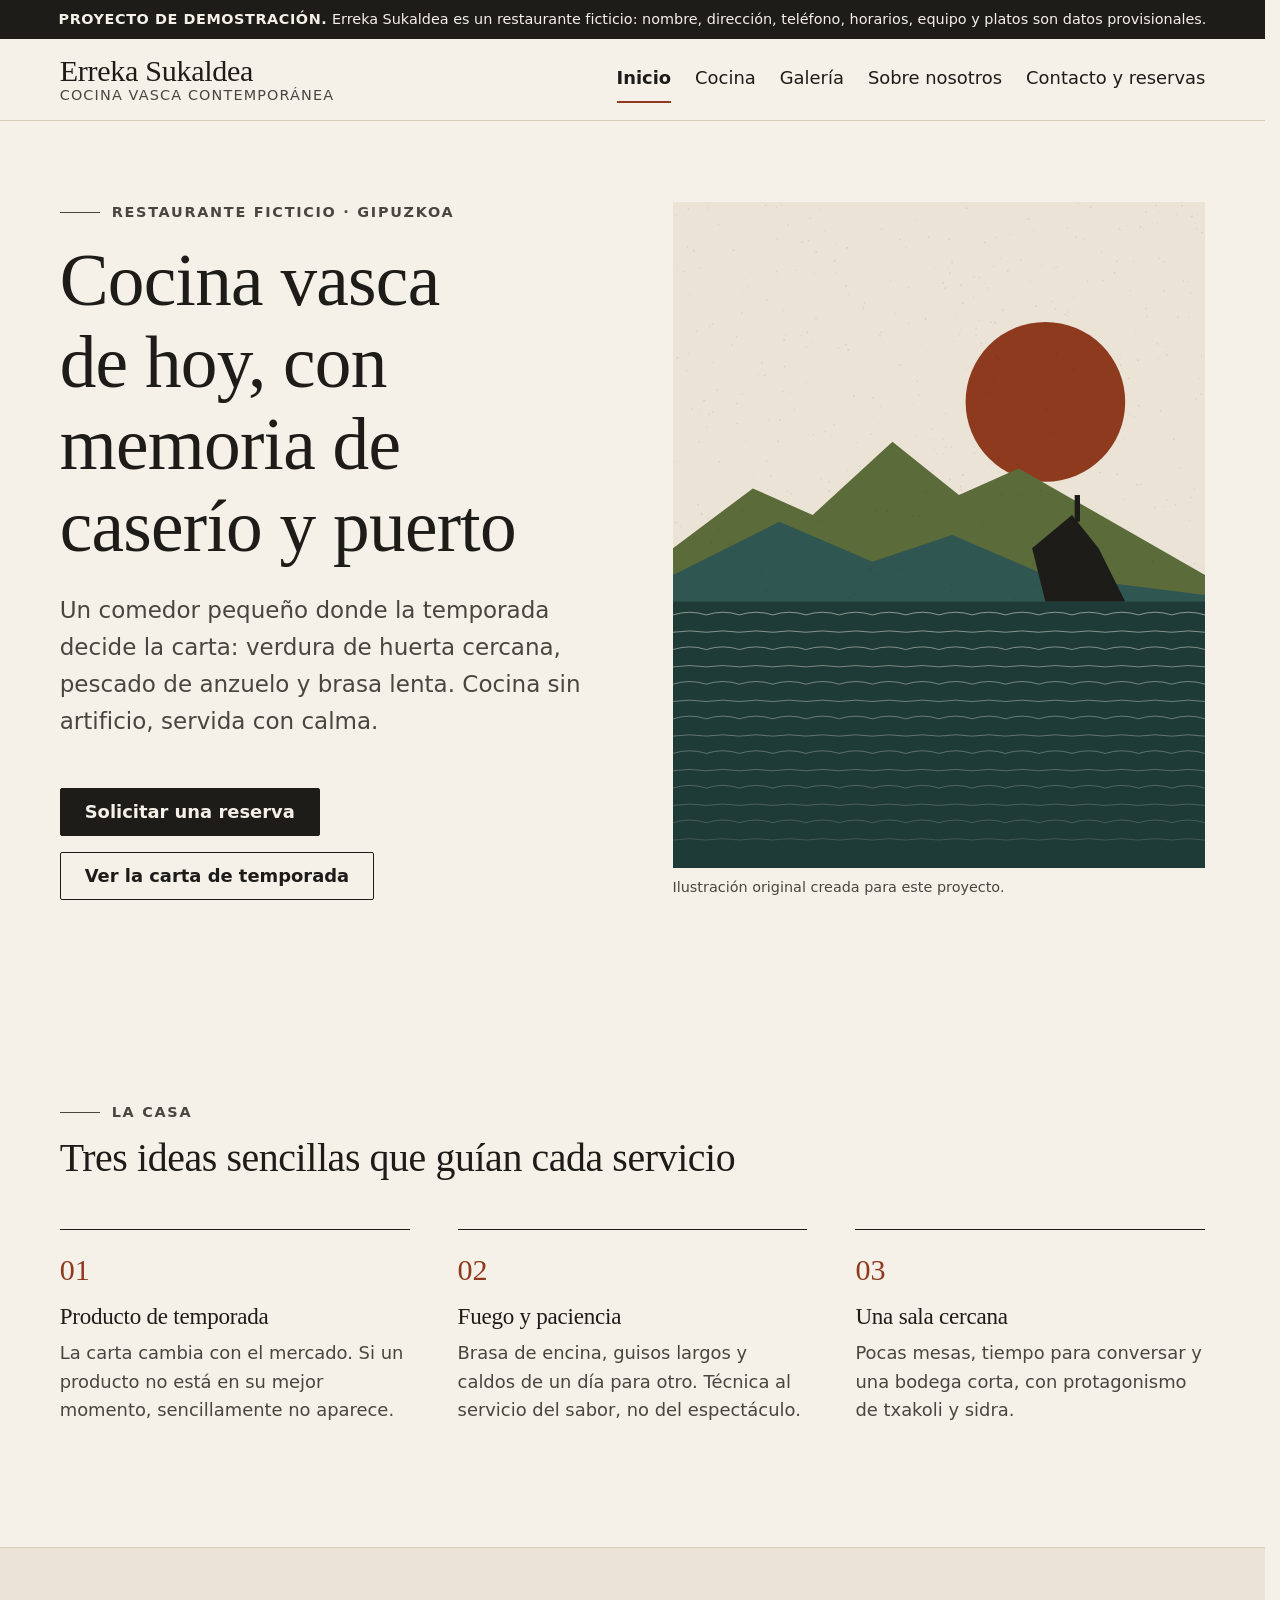
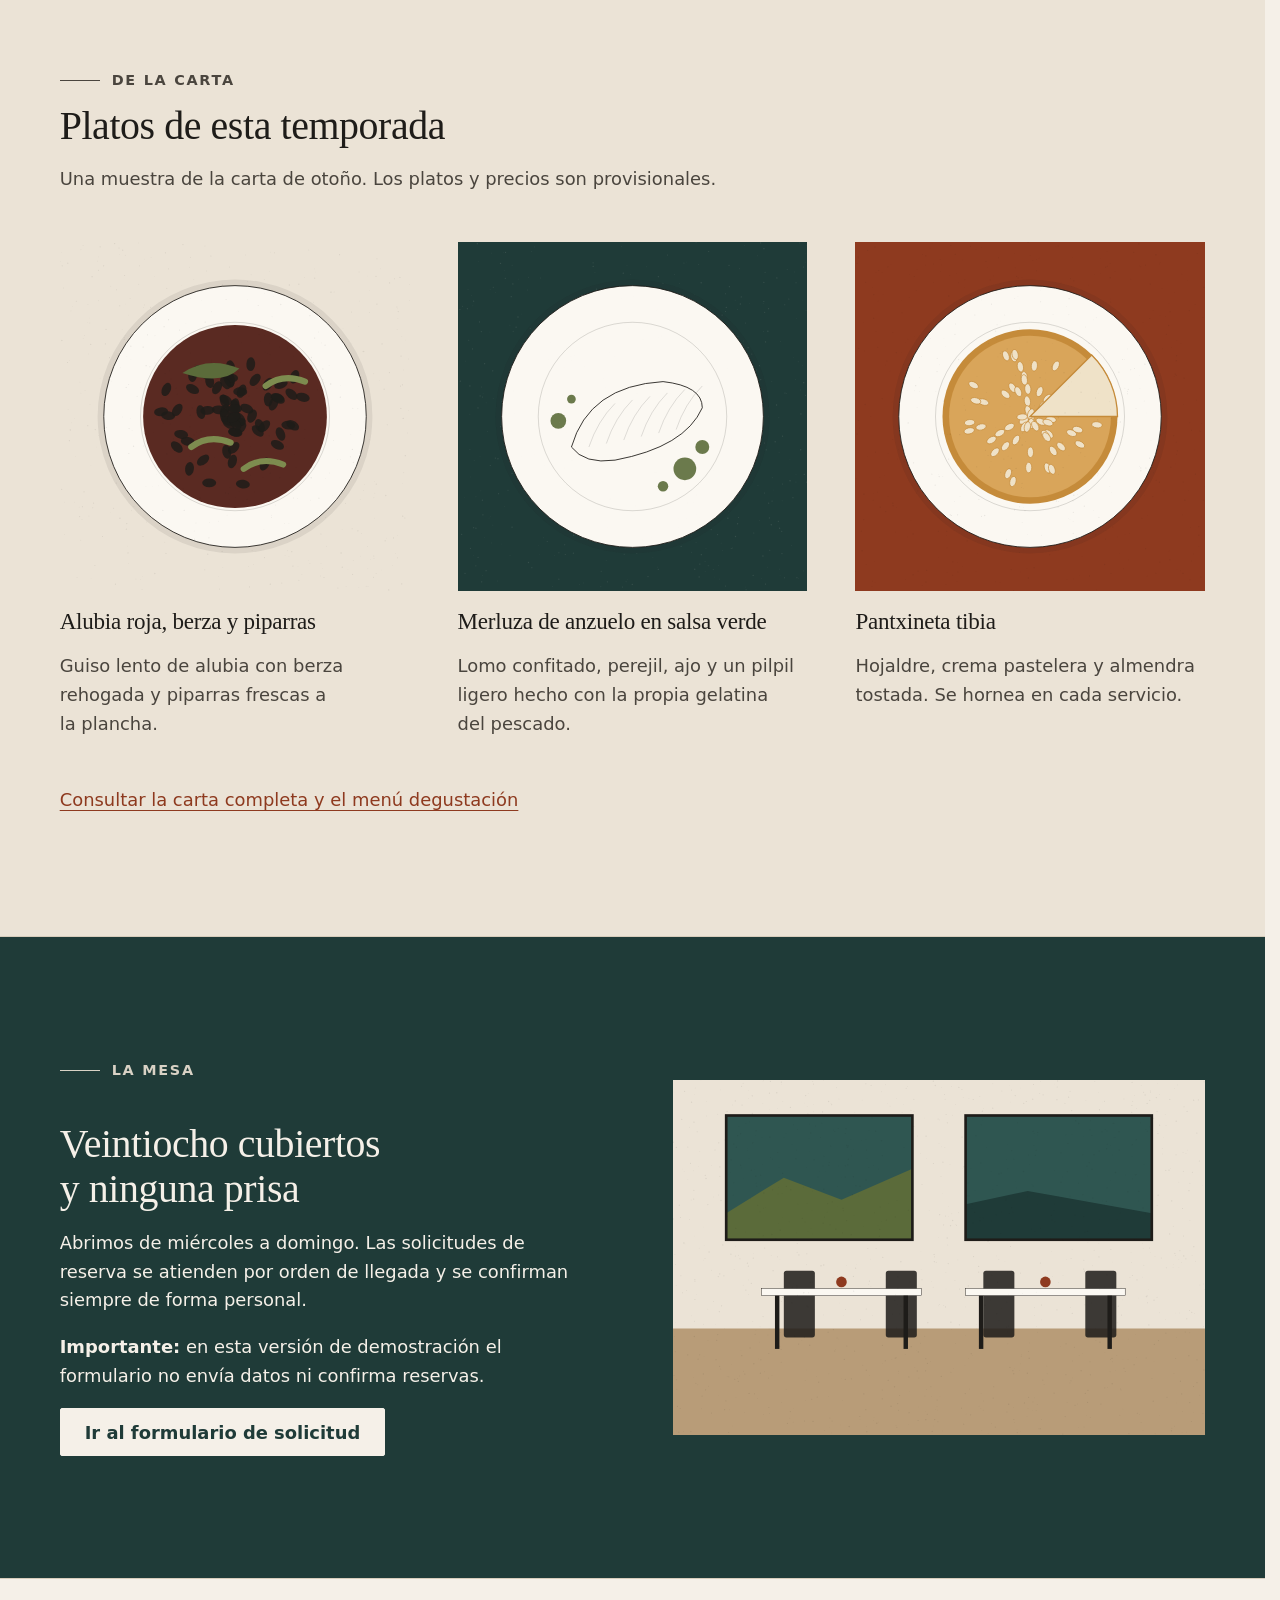
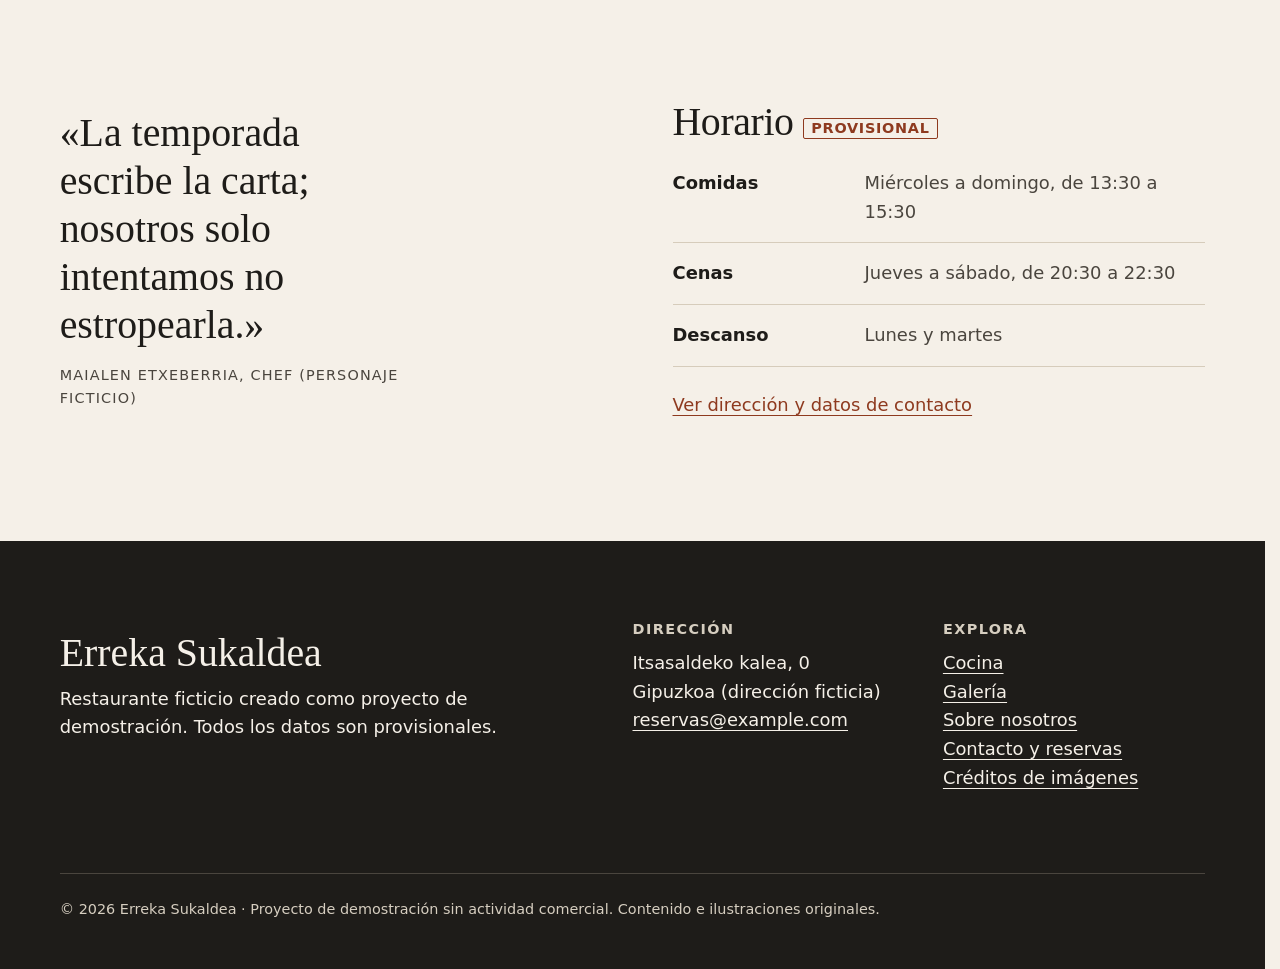
<file: index.html>
<!doctype html>
<html lang="es" class="no-js">
<head>
  <meta charset="utf-8">
  <meta name="viewport" content="width=device-width, initial-scale=1">
  <title>Erreka Sukaldea · Cocina vasca contemporánea (restaurante ficticio)</title>
  <meta name="description" content="Erreka Sukaldea es un restaurante ficticio de cocina vasca contemporánea: producto de temporada, brasa y sala cercana. Sitio de demostración con datos provisionales.">
  <meta name="robots" content="noindex">
  <meta name="theme-color" content="#f5f0e8">
  <meta property="og:type" content="website">
  <meta property="og:locale" content="es_ES">
  <meta property="og:title" content="Erreka Sukaldea · Cocina vasca contemporánea (restaurante ficticio)">
  <meta property="og:description" content="Erreka Sukaldea es un restaurante ficticio de cocina vasca contemporánea: producto de temporada, brasa y sala cercana. Sitio de demostración con datos provisionales.">
  <link rel="icon" href="assets/images/favicon.svg" type="image/svg+xml">
  <link rel="stylesheet" href="css/reset.css">
  <link rel="stylesheet" href="css/styles.css">
  <script>document.documentElement.className = document.documentElement.className.replace("no-js", "js");</script>
  <script src="js/main.js" defer></script>
</head>
<body>
  <a class="skip-link" href="#contenido">Saltar al contenido principal</a>

  <header class="site-header">
    <p class="demo-banner"><strong>Proyecto de demostración.</strong> Erreka Sukaldea es un restaurante ficticio: nombre, dirección, teléfono, horarios, equipo y platos son datos provisionales.</p>
    <div class="container site-header__inner">
      <a class="brand" href="index.html" aria-current="page">
        <span class="brand__name">Erreka Sukaldea</span>
        <span class="brand__tagline">Cocina vasca contemporánea</span>
      </a>
      <nav class="nav" aria-label="Principal" data-nav>
        <button class="nav__toggle" type="button" aria-expanded="false" aria-controls="nav-lista">
          <span class="nav__icon" aria-hidden="true"></span>
          <span>Menú</span>
        </button>
        <ul class="nav__list" id="nav-lista">
          <li><a class="nav__link" href="index.html" aria-current="page">Inicio</a></li>
          <li><a class="nav__link" href="cocina.html">Cocina</a></li>
          <li><a class="nav__link" href="galeria.html">Galería</a></li>
          <li><a class="nav__link" href="sobre-nosotros.html">Sobre nosotros</a></li>
          <li><a class="nav__link" href="contacto.html">Contacto y reservas</a></li>
        </ul>
      </nav>
    </div>
  </header>

  <main id="contenido" tabindex="-1">
    <section class="hero" aria-labelledby="titulo-portada">
      <div class="container split">
        <div>
          <p class="eyebrow">Restaurante ficticio · Gipuzkoa</p>
          <h1 class="hero__title" id="titulo-portada">Cocina vasca de hoy, con memoria de caserío y puerto</h1>
          <p class="hero__lead">Un comedor pequeño donde la temporada decide la carta: verdura de huerta cercana, pescado de anzuelo y brasa lenta. Cocina sin artificio, servida con calma.</p>
          <div class="hero__actions">
            <a class="button" href="contacto.html#reserva">Solicitar una reserva</a>
            <a class="button button--ghost" href="cocina.html">Ver la carta de temporada</a>
          </div>
        </div>
        <figure class="hero__figure figure">
          <img src="assets/images/hero-costa.svg" width="800" height="1000"
               alt="Ilustración de la costa al atardecer: un sol rojizo sobre montes verdes y el mar en calma.">
          <figcaption class="figure__caption">Ilustración original creada para este proyecto.</figcaption>
        </figure>
      </div>
    </section>

    <section class="section" aria-labelledby="titulo-casa">
      <div class="container">
        <header class="section__header">
          <p class="eyebrow">La casa</p>
          <h2 class="section__title" id="titulo-casa">Tres ideas sencillas que guían cada servicio</h2>
        </header>
        <div class="grid-auto">
          <article class="pillar">
            <span class="pillar__number" aria-hidden="true">01</span>
            <h3 class="pillar__title">Producto de temporada</h3>
            <p class="pillar__text">La carta cambia con el mercado. Si un producto no está en su mejor momento, sencillamente no aparece.</p>
          </article>
          <article class="pillar">
            <span class="pillar__number" aria-hidden="true">02</span>
            <h3 class="pillar__title">Fuego y paciencia</h3>
            <p class="pillar__text">Brasa de encina, guisos largos y caldos de un día para otro. Técnica al servicio del sabor, no del espectáculo.</p>
          </article>
          <article class="pillar">
            <span class="pillar__number" aria-hidden="true">03</span>
            <h3 class="pillar__title">Una sala cercana</h3>
            <p class="pillar__text">Pocas mesas, tiempo para conversar y una bodega corta, con protagonismo de txakoli y sidra.</p>
          </article>
        </div>
      </div>
    </section>

    <section class="section section--paper-2" aria-labelledby="titulo-platos">
      <div class="container">
        <header class="section__header">
          <p class="eyebrow">De la carta</p>
          <h2 class="section__title" id="titulo-platos">Platos de esta temporada</h2>
          <p class="section__lead">Una muestra de la carta de otoño. Los platos y precios son provisionales.</p>
        </header>
        <div class="grid-auto">
          <article class="dish-card">
            <figure class="dish-card__media">
              <img src="assets/images/plato-alubias.svg" width="800" height="800" loading="lazy"
                   alt="Ilustración de un cuenco de alubia roja con berza y piparras.">
            </figure>
            <h3 class="dish-card__title">Alubia roja, berza y piparras</h3>
            <p class="dish-card__text">Guiso lento de alubia con berza rehogada y piparras frescas a la plancha.</p>
          </article>
          <article class="dish-card">
            <figure class="dish-card__media">
              <img src="assets/images/plato-merluza.svg" width="800" height="800" loading="lazy"
                   alt="Ilustración de un lomo de merluza con gotas de salsa verde.">
            </figure>
            <h3 class="dish-card__title">Merluza de anzuelo en salsa verde</h3>
            <p class="dish-card__text">Lomo confitado, perejil, ajo y un pilpil ligero hecho con la propia gelatina del pescado.</p>
          </article>
          <article class="dish-card">
            <figure class="dish-card__media">
              <img src="assets/images/plato-pantxineta.svg" width="800" height="800" loading="lazy"
                   alt="Ilustración de una pantxineta cubierta de almendras con una porción cortada.">
            </figure>
            <h3 class="dish-card__title">Pantxineta tibia</h3>
            <p class="dish-card__text">Hojaldre, crema pastelera y almendra tostada. Se hornea en cada servicio.</p>
          </article>
        </div>
        <p class="mt-l"><a href="cocina.html">Consultar la carta completa y el menú degustación</a></p>
      </div>
    </section>

    <section class="section section--sea" aria-labelledby="titulo-mesa">
      <div class="container split split--reverse">
        <figure class="figure">
          <img src="assets/images/sala.svg" width="1200" height="800" loading="lazy"
               alt="Ilustración del comedor: dos mesas con mantel blanco frente a ventanales al monte y al mar.">
        </figure>
        <div class="flow">
          <p class="eyebrow">La mesa</p>
          <h2 id="titulo-mesa">Veintiocho cubiertos y ninguna prisa</h2>
          <p>Abrimos de miércoles a domingo. Las solicitudes de reserva se atienden por orden de llegada y se confirman siempre de forma personal.</p>
          <p><strong>Importante:</strong> en esta versión de demostración el formulario no envía datos ni confirma reservas.</p>
          <p><a class="button" href="contacto.html#reserva">Ir al formulario de solicitud</a></p>
        </div>
      </div>
    </section>

    <section class="section" aria-labelledby="titulo-horario">
      <div class="container split">
        <figure class="quote">
          <blockquote>
            <p class="quote__text">La temporada escribe la carta; nosotros solo intentamos no estropearla.</p>
          </blockquote>
          <figcaption class="quote__author">Maialen Etxeberria, chef (personaje ficticio)</figcaption>
        </figure>
        <div>
          <h2 id="titulo-horario">Horario <span class="tag tag--provisional">Provisional</span></h2>
          <dl class="info-list mt-m">
            <div class="info-list__row">
              <dt>Comidas</dt>
              <dd>Miércoles a domingo, de 13:30 a 15:30</dd>
            </div>
            <div class="info-list__row">
              <dt>Cenas</dt>
              <dd>Jueves a sábado, de 20:30 a 22:30</dd>
            </div>
            <div class="info-list__row">
              <dt>Descanso</dt>
              <dd>Lunes y martes</dd>
            </div>
          </dl>
          <p class="mt-m"><a href="contacto.html">Ver dirección y datos de contacto</a></p>
        </div>
      </div>
    </section>
  </main>

  <footer class="site-footer">
    <div class="container">
      <div class="site-footer__grid">
        <div>
          <p class="site-footer__brand">Erreka Sukaldea</p>
          <p>Restaurante ficticio creado como proyecto de demostración. Todos los datos son provisionales.</p>
        </div>
        <div>
          <h2 class="site-footer__title">Dirección</h2>
          <address class="site-footer__list">
            Itsasaldeko kalea, 0<br>
            Gipuzkoa (dirección ficticia)<br>
            <a href="mailto:reservas@example.com">reservas@example.com</a>
          </address>
        </div>
        <nav aria-label="Pie de página">
          <h2 class="site-footer__title">Explora</h2>
          <ul class="site-footer__list">
            <li><a href="cocina.html">Cocina</a></li>
            <li><a href="galeria.html">Galería</a></li>
            <li><a href="sobre-nosotros.html">Sobre nosotros</a></li>
            <li><a href="contacto.html">Contacto y reservas</a></li>
            <li><a href="galeria.html#creditos">Créditos de imágenes</a></li>
          </ul>
        </nav>
      </div>
      <p class="site-footer__legal">© <span data-year>2026</span> Erreka Sukaldea · Proyecto de demostración sin actividad comercial. Contenido e ilustraciones originales.</p>
    </div>
  </footer>
</body>
</html>
</file>
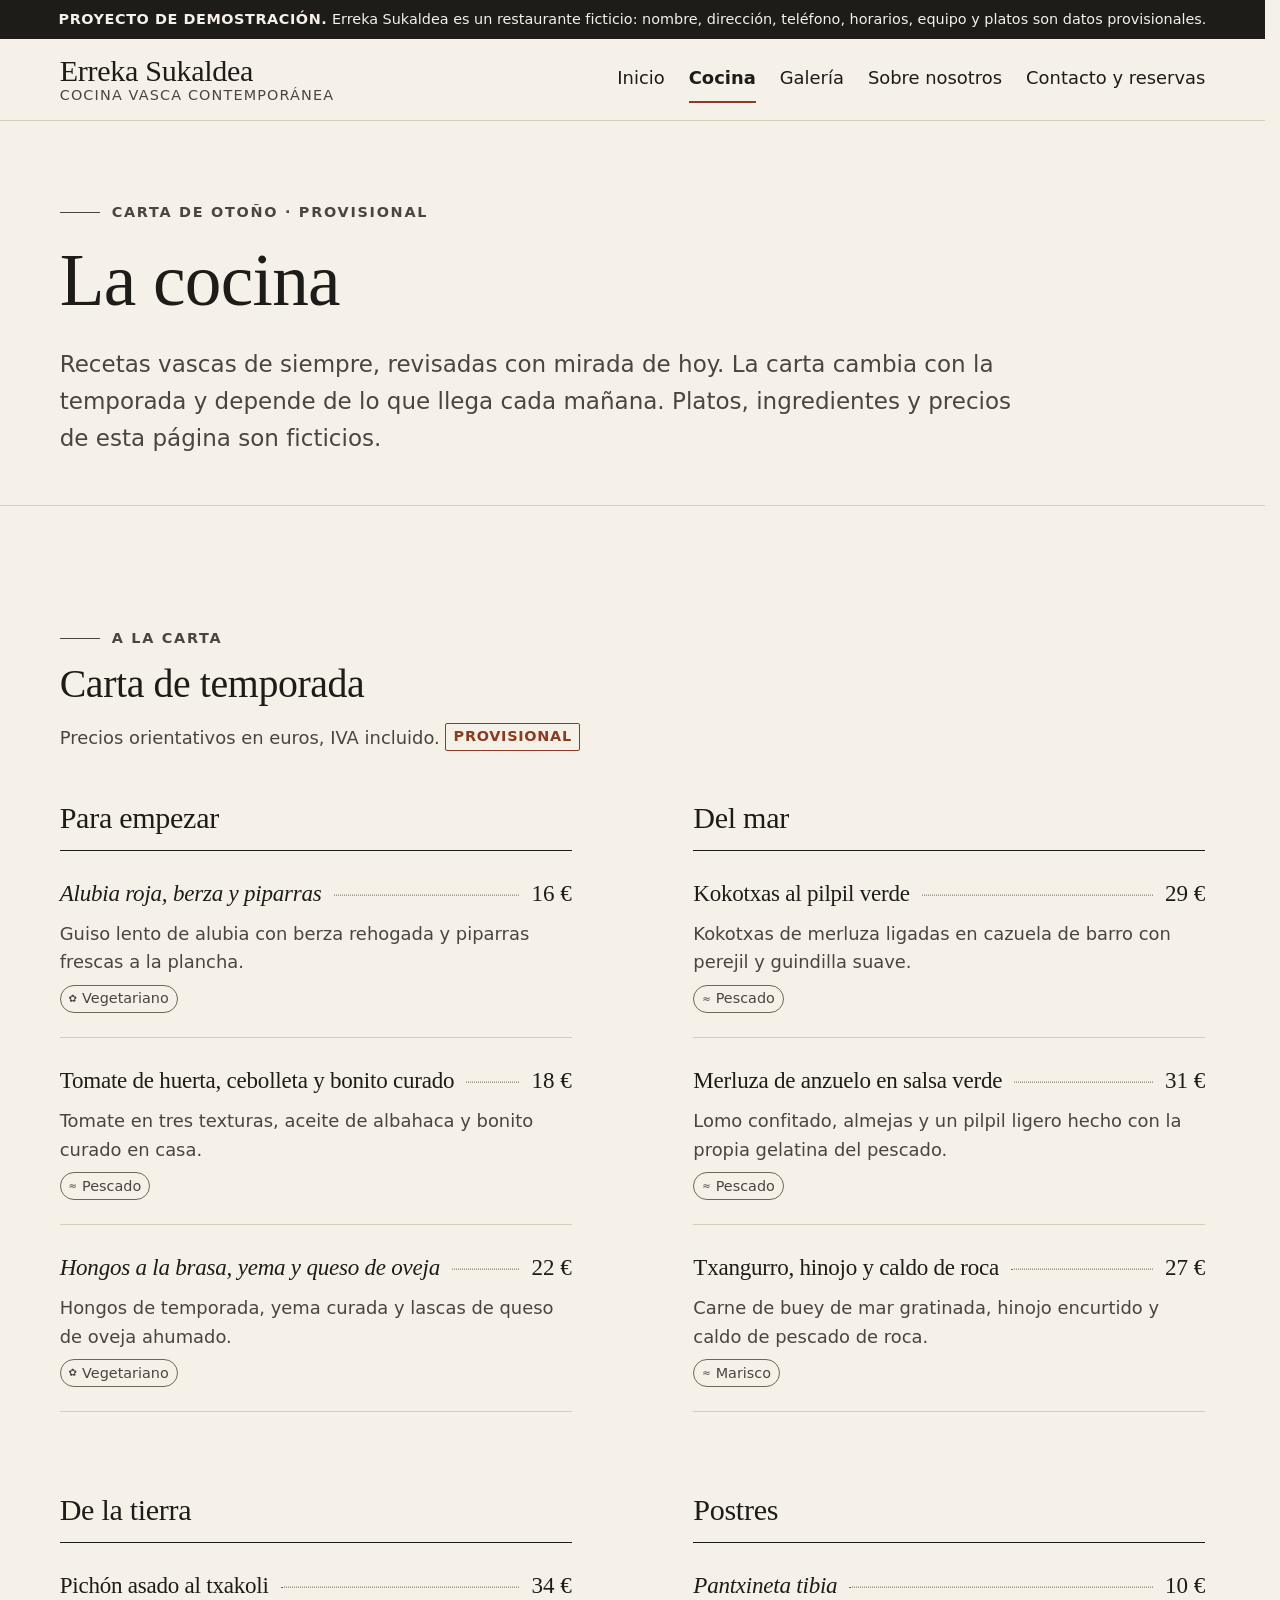
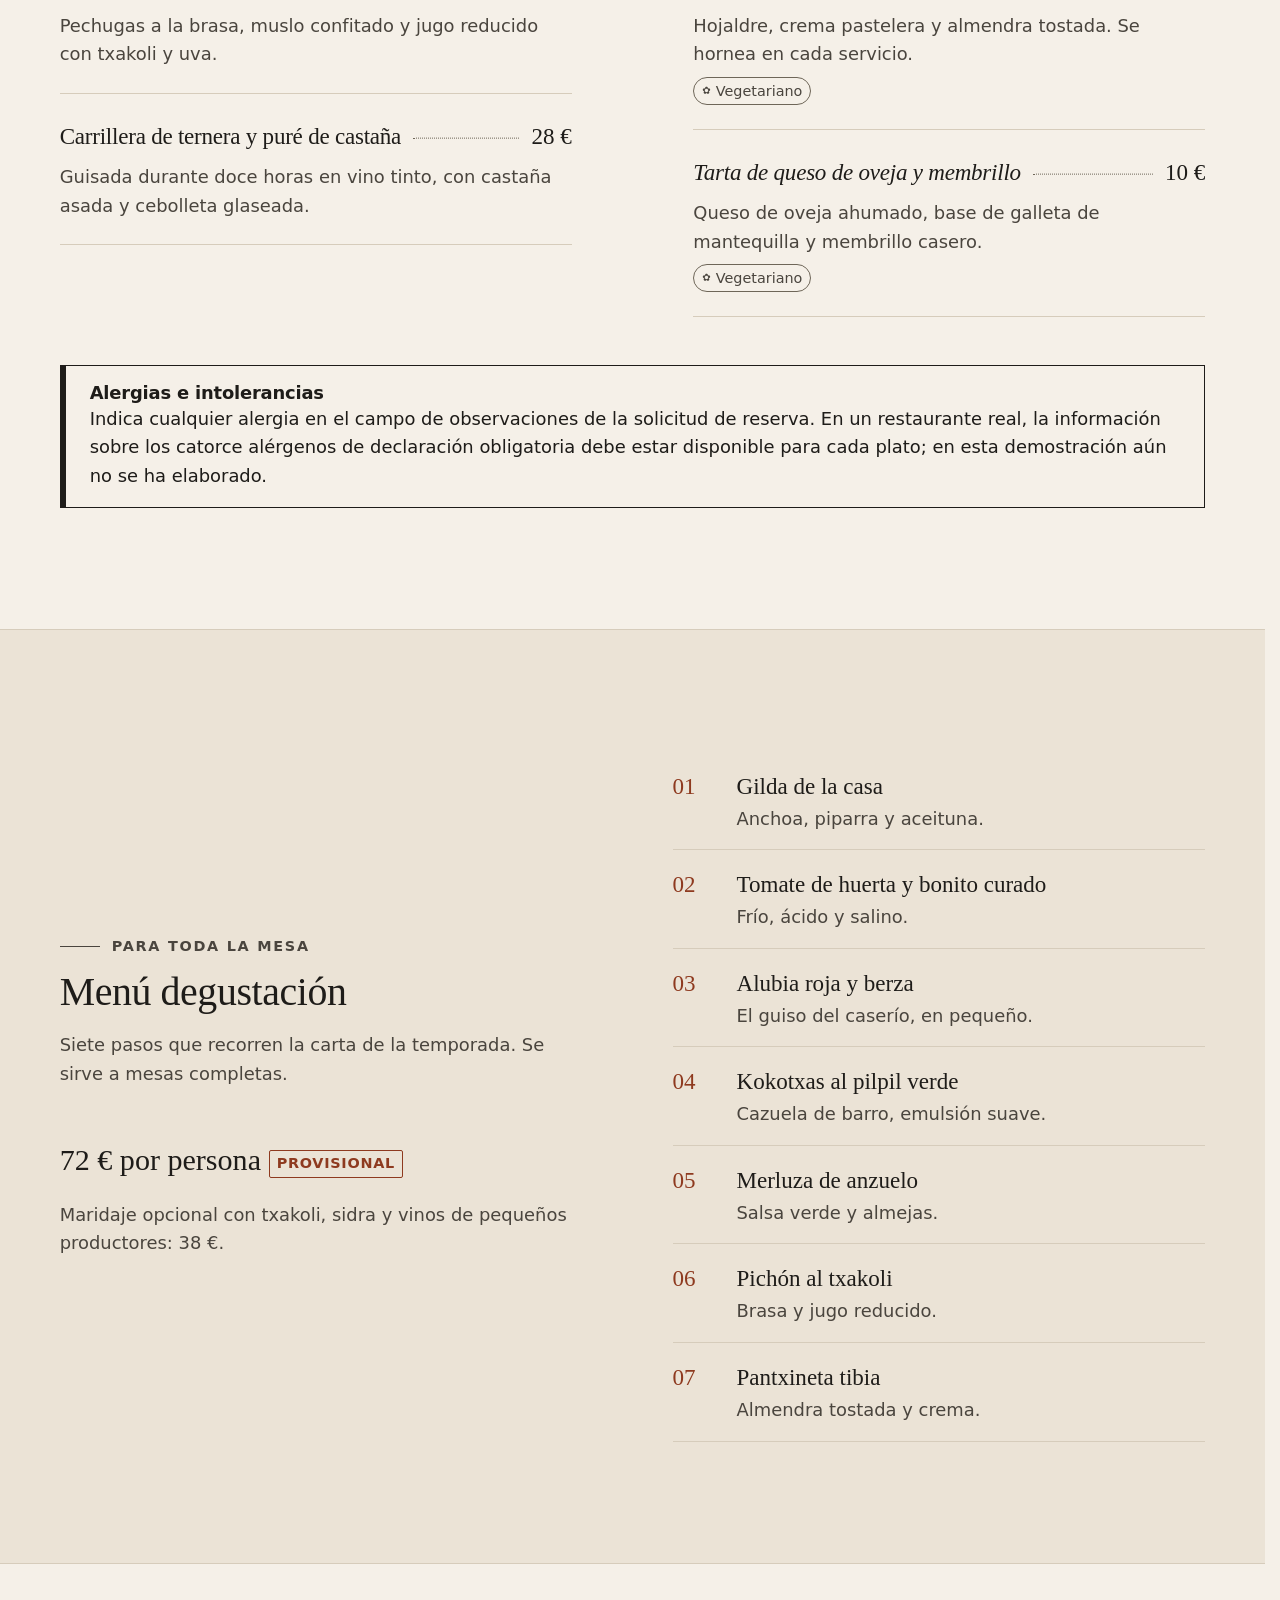
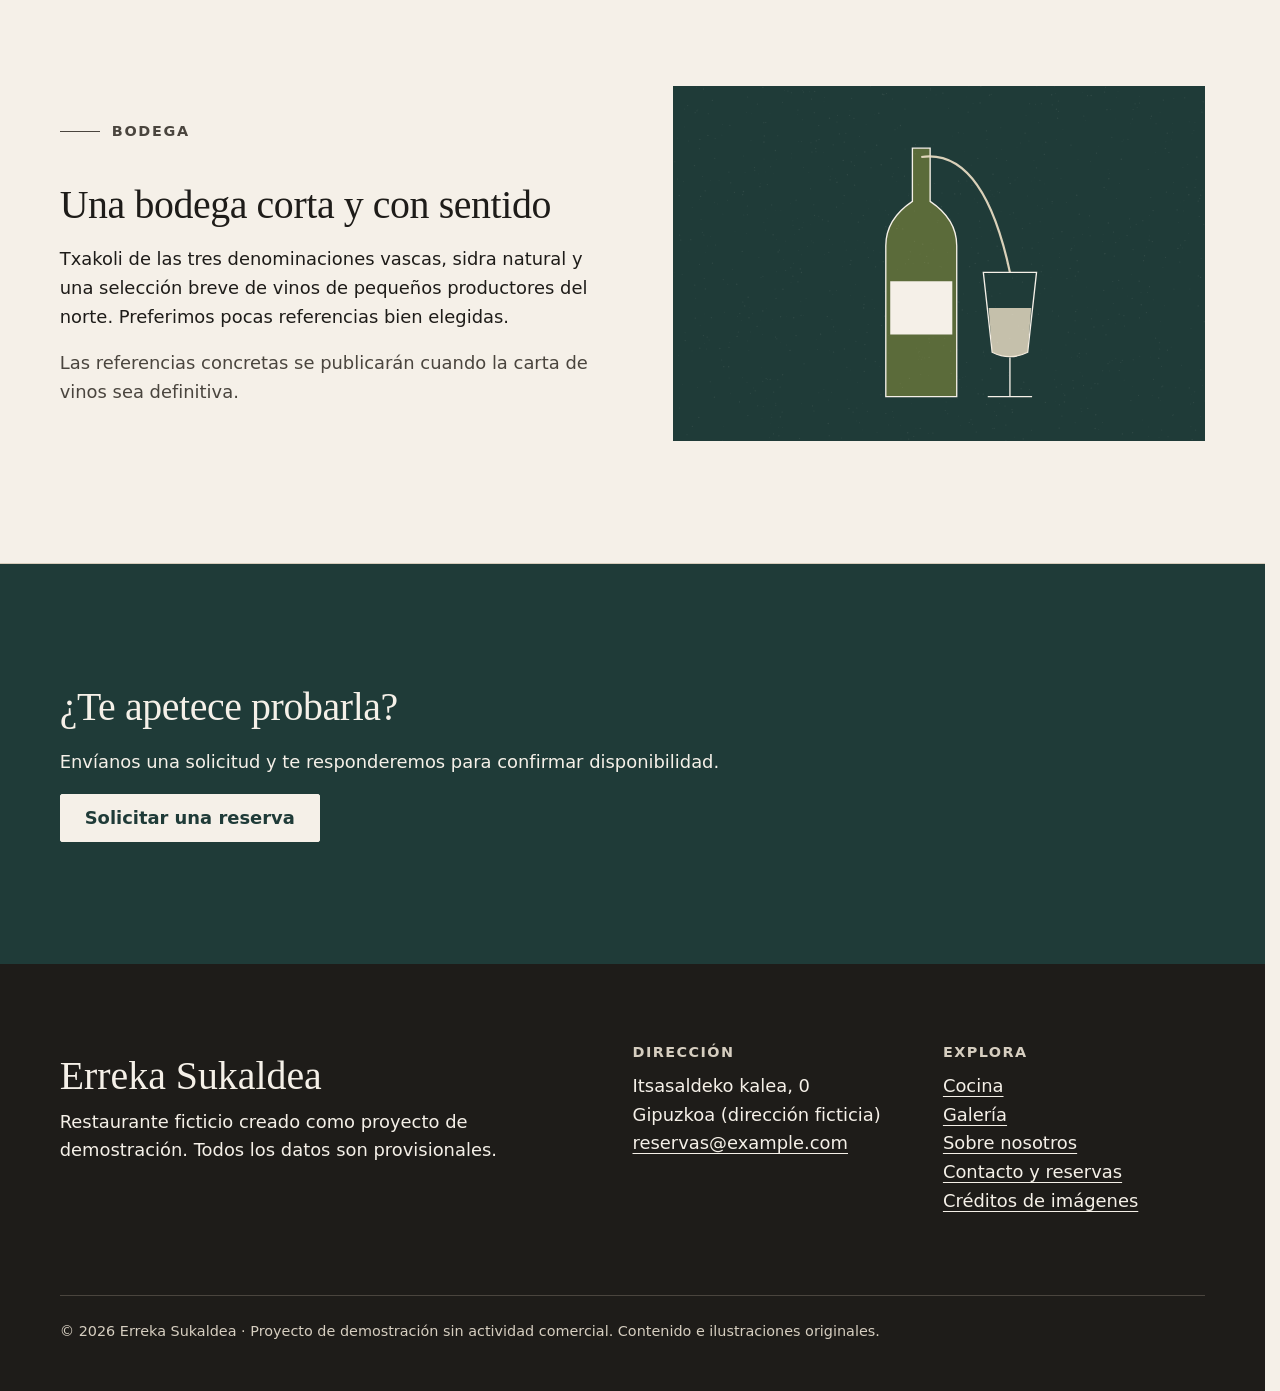
<file: cocina.html>
<!doctype html>
<html lang="es" class="no-js">
<head>
  <meta charset="utf-8">
  <meta name="viewport" content="width=device-width, initial-scale=1">
  <title>La cocina · Erreka Sukaldea (restaurante ficticio)</title>
  <meta name="description" content="Carta de temporada y menú degustación de Erreka Sukaldea, restaurante ficticio de cocina vasca contemporánea. Platos y precios provisionales.">
  <meta name="robots" content="noindex">
  <meta name="theme-color" content="#f5f0e8">
  <meta property="og:type" content="website">
  <meta property="og:locale" content="es_ES">
  <meta property="og:title" content="La cocina · Erreka Sukaldea (restaurante ficticio)">
  <meta property="og:description" content="Carta de temporada y menú degustación de Erreka Sukaldea, restaurante ficticio de cocina vasca contemporánea. Platos y precios provisionales.">
  <link rel="icon" href="assets/images/favicon.svg" type="image/svg+xml">
  <link rel="stylesheet" href="css/reset.css">
  <link rel="stylesheet" href="css/styles.css">
  <script>document.documentElement.className = document.documentElement.className.replace("no-js", "js");</script>
  <script src="js/main.js" defer></script>
</head>
<body>
  <a class="skip-link" href="#contenido">Saltar al contenido principal</a>

  <header class="site-header">
    <p class="demo-banner"><strong>Proyecto de demostración.</strong> Erreka Sukaldea es un restaurante ficticio: nombre, dirección, teléfono, horarios, equipo y platos son datos provisionales.</p>
    <div class="container site-header__inner">
      <a class="brand" href="index.html">
        <span class="brand__name">Erreka Sukaldea</span>
        <span class="brand__tagline">Cocina vasca contemporánea</span>
      </a>
      <nav class="nav" aria-label="Principal" data-nav>
        <button class="nav__toggle" type="button" aria-expanded="false" aria-controls="nav-lista">
          <span class="nav__icon" aria-hidden="true"></span>
          <span>Menú</span>
        </button>
        <ul class="nav__list" id="nav-lista">
          <li><a class="nav__link" href="index.html">Inicio</a></li>
          <li><a class="nav__link" href="cocina.html" aria-current="page">Cocina</a></li>
          <li><a class="nav__link" href="galeria.html">Galería</a></li>
          <li><a class="nav__link" href="sobre-nosotros.html">Sobre nosotros</a></li>
          <li><a class="nav__link" href="contacto.html">Contacto y reservas</a></li>
        </ul>
      </nav>
    </div>
  </header>

  <main id="contenido" tabindex="-1">
    <header class="page-intro">
      <div class="container">
        <p class="eyebrow">Carta de otoño · Provisional</p>
        <h1 class="page-intro__title">La cocina</h1>
        <p class="page-intro__lead">Recetas vascas de siempre, revisadas con mirada de hoy. La carta cambia con la temporada y depende de lo que llega cada mañana. Platos, ingredientes y precios de esta página son ficticios.</p>
      </div>
    </header>

    <section class="section" aria-labelledby="titulo-carta">
      <div class="container">
        <header class="section__header">
          <p class="eyebrow">A la carta</p>
          <h2 class="section__title" id="titulo-carta">Carta de temporada</h2>
          <p class="section__lead">Precios orientativos en euros, IVA incluido. <span class="tag tag--provisional">Provisional</span></p>
        </header>

        <div class="menu">
          <section class="menu__group" aria-labelledby="carta-entrantes">
            <h3 class="menu__group-title" id="carta-entrantes">Para empezar</h3>
            <ul class="menu__list" role="list">
              <li class="menu__item">
                <div class="menu__head">
                  <h4 class="menu__name">Alubia roja, berza y piparras</h4>
                  <p class="menu__price">16 €</p>
                </div>
                <p class="menu__desc">Guiso lento de alubia con berza rehogada y piparras frescas a la plancha.</p>
                <ul class="menu__tags" role="list" aria-label="Características">
                  <li><span class="diet diet--veg">Vegetariano</span></li>
                </ul>
              </li>
              <li class="menu__item">
                <div class="menu__head">
                  <h4 class="menu__name">Tomate de huerta, cebolleta y bonito curado</h4>
                  <p class="menu__price">18 €</p>
                </div>
                <p class="menu__desc">Tomate en tres texturas, aceite de albahaca y bonito curado en casa.</p>
                <ul class="menu__tags" role="list" aria-label="Características">
                  <li><span class="diet diet--sea">Pescado</span></li>
                </ul>
              </li>
              <li class="menu__item">
                <div class="menu__head">
                  <h4 class="menu__name">Hongos a la brasa, yema y queso de oveja</h4>
                  <p class="menu__price">22 €</p>
                </div>
                <p class="menu__desc">Hongos de temporada, yema curada y lascas de queso de oveja ahumado.</p>
                <ul class="menu__tags" role="list" aria-label="Características">
                  <li><span class="diet diet--veg">Vegetariano</span></li>
                </ul>
              </li>
            </ul>
          </section>

          <section class="menu__group" aria-labelledby="carta-mar">
            <h3 class="menu__group-title" id="carta-mar">Del mar</h3>
            <ul class="menu__list" role="list">
              <li class="menu__item">
                <div class="menu__head">
                  <h4 class="menu__name">Kokotxas al pilpil verde</h4>
                  <p class="menu__price">29 €</p>
                </div>
                <p class="menu__desc">Kokotxas de merluza ligadas en cazuela de barro con perejil y guindilla suave.</p>
                <ul class="menu__tags" role="list" aria-label="Características">
                  <li><span class="diet diet--sea">Pescado</span></li>
                </ul>
              </li>
              <li class="menu__item">
                <div class="menu__head">
                  <h4 class="menu__name">Merluza de anzuelo en salsa verde</h4>
                  <p class="menu__price">31 €</p>
                </div>
                <p class="menu__desc">Lomo confitado, almejas y un pilpil ligero hecho con la propia gelatina del pescado.</p>
                <ul class="menu__tags" role="list" aria-label="Características">
                  <li><span class="diet diet--sea">Pescado</span></li>
                </ul>
              </li>
              <li class="menu__item">
                <div class="menu__head">
                  <h4 class="menu__name">Txangurro, hinojo y caldo de roca</h4>
                  <p class="menu__price">27 €</p>
                </div>
                <p class="menu__desc">Carne de buey de mar gratinada, hinojo encurtido y caldo de pescado de roca.</p>
                <ul class="menu__tags" role="list" aria-label="Características">
                  <li><span class="diet diet--sea">Marisco</span></li>
                </ul>
              </li>
            </ul>
          </section>

          <section class="menu__group" aria-labelledby="carta-tierra">
            <h3 class="menu__group-title" id="carta-tierra">De la tierra</h3>
            <ul class="menu__list" role="list">
              <li class="menu__item">
                <div class="menu__head">
                  <h4 class="menu__name">Pichón asado al txakoli</h4>
                  <p class="menu__price">34 €</p>
                </div>
                <p class="menu__desc">Pechugas a la brasa, muslo confitado y jugo reducido con txakoli y uva.</p>
              </li>
              <li class="menu__item">
                <div class="menu__head">
                  <h4 class="menu__name">Carrillera de ternera y puré de castaña</h4>
                  <p class="menu__price">28 €</p>
                </div>
                <p class="menu__desc">Guisada durante doce horas en vino tinto, con castaña asada y cebolleta glaseada.</p>
              </li>
            </ul>
          </section>

          <section class="menu__group" aria-labelledby="carta-postres">
            <h3 class="menu__group-title" id="carta-postres">Postres</h3>
            <ul class="menu__list" role="list">
              <li class="menu__item">
                <div class="menu__head">
                  <h4 class="menu__name">Pantxineta tibia</h4>
                  <p class="menu__price">10 €</p>
                </div>
                <p class="menu__desc">Hojaldre, crema pastelera y almendra tostada. Se hornea en cada servicio.</p>
                <ul class="menu__tags" role="list" aria-label="Características">
                  <li><span class="diet diet--veg">Vegetariano</span></li>
                </ul>
              </li>
              <li class="menu__item">
                <div class="menu__head">
                  <h4 class="menu__name">Tarta de queso de oveja y membrillo</h4>
                  <p class="menu__price">10 €</p>
                </div>
                <p class="menu__desc">Queso de oveja ahumado, base de galleta de mantequilla y membrillo casero.</p>
                <ul class="menu__tags" role="list" aria-label="Características">
                  <li><span class="diet diet--veg">Vegetariano</span></li>
                </ul>
              </li>
            </ul>
          </section>
        </div>

        <aside class="notice mt-l" aria-labelledby="titulo-alergenos">
          <h3 class="notice__title" id="titulo-alergenos">Alergias e intolerancias</h3>
          <p>Indica cualquier alergia en el campo de observaciones de la solicitud de reserva. En un restaurante real, la información sobre los catorce alérgenos de declaración obligatoria debe estar disponible para cada plato; en esta demostración aún no se ha elaborado.</p>
        </aside>
      </div>
    </section>

    <section class="section section--paper-2" aria-labelledby="titulo-degustacion">
      <div class="container split">
        <div>
          <header class="section__header">
            <p class="eyebrow">Para toda la mesa</p>
            <h2 class="section__title" id="titulo-degustacion">Menú degustación</h2>
            <p class="section__lead">Siete pasos que recorren la carta de la temporada. Se sirve a mesas completas.</p>
          </header>
          <p class="price-note">72 € por persona <span class="tag tag--provisional">Provisional</span></p>
          <p class="text-soft mt-s">Maridaje opcional con txakoli, sidra y vinos de pequeños productores: 38 €.</p>
        </div>
        <ol class="tasting" role="list">
          <li class="tasting__step"><div><p class="tasting__name">Gilda de la casa</p><p class="tasting__desc">Anchoa, piparra y aceituna.</p></div></li>
          <li class="tasting__step"><div><p class="tasting__name">Tomate de huerta y bonito curado</p><p class="tasting__desc">Frío, ácido y salino.</p></div></li>
          <li class="tasting__step"><div><p class="tasting__name">Alubia roja y berza</p><p class="tasting__desc">El guiso del caserío, en pequeño.</p></div></li>
          <li class="tasting__step"><div><p class="tasting__name">Kokotxas al pilpil verde</p><p class="tasting__desc">Cazuela de barro, emulsión suave.</p></div></li>
          <li class="tasting__step"><div><p class="tasting__name">Merluza de anzuelo</p><p class="tasting__desc">Salsa verde y almejas.</p></div></li>
          <li class="tasting__step"><div><p class="tasting__name">Pichón al txakoli</p><p class="tasting__desc">Brasa y jugo reducido.</p></div></li>
          <li class="tasting__step"><div><p class="tasting__name">Pantxineta tibia</p><p class="tasting__desc">Almendra tostada y crema.</p></div></li>
        </ol>
      </div>
    </section>

    <section class="section" aria-labelledby="titulo-bodega">
      <div class="container split split--reverse">
        <figure class="figure">
          <img src="assets/images/txakoli.svg" width="1200" height="800" loading="lazy"
               alt="Ilustración de una botella verde sin marca escanciando txakoli en un vaso ancho.">
        </figure>
        <div class="flow">
          <p class="eyebrow">Bodega</p>
          <h2 id="titulo-bodega">Una bodega corta y con sentido</h2>
          <p>Txakoli de las tres denominaciones vascas, sidra natural y una selección breve de vinos de pequeños productores del norte. Preferimos pocas referencias bien elegidas.</p>
          <p class="text-soft">Las referencias concretas se publicarán cuando la carta de vinos sea definitiva.</p>
        </div>
      </div>
    </section>

    <section class="section section--sea" aria-labelledby="titulo-cta-cocina">
      <div class="container flow">
        <h2 id="titulo-cta-cocina">¿Te apetece probarla?</h2>
        <p>Envíanos una solicitud y te responderemos para confirmar disponibilidad.</p>
        <p><a class="button" href="contacto.html#reserva">Solicitar una reserva</a></p>
      </div>
    </section>
  </main>

  <footer class="site-footer">
    <div class="container">
      <div class="site-footer__grid">
        <div>
          <p class="site-footer__brand">Erreka Sukaldea</p>
          <p>Restaurante ficticio creado como proyecto de demostración. Todos los datos son provisionales.</p>
        </div>
        <div>
          <h2 class="site-footer__title">Dirección</h2>
          <address class="site-footer__list">
            Itsasaldeko kalea, 0<br>
            Gipuzkoa (dirección ficticia)<br>
            <a href="mailto:reservas@example.com">reservas@example.com</a>
          </address>
        </div>
        <nav aria-label="Pie de página">
          <h2 class="site-footer__title">Explora</h2>
          <ul class="site-footer__list">
            <li><a href="cocina.html">Cocina</a></li>
            <li><a href="galeria.html">Galería</a></li>
            <li><a href="sobre-nosotros.html">Sobre nosotros</a></li>
            <li><a href="contacto.html">Contacto y reservas</a></li>
            <li><a href="galeria.html#creditos">Créditos de imágenes</a></li>
          </ul>
        </nav>
      </div>
      <p class="site-footer__legal">© <span data-year>2026</span> Erreka Sukaldea · Proyecto de demostración sin actividad comercial. Contenido e ilustraciones originales.</p>
    </div>
  </footer>
</body>
</html>
</file>
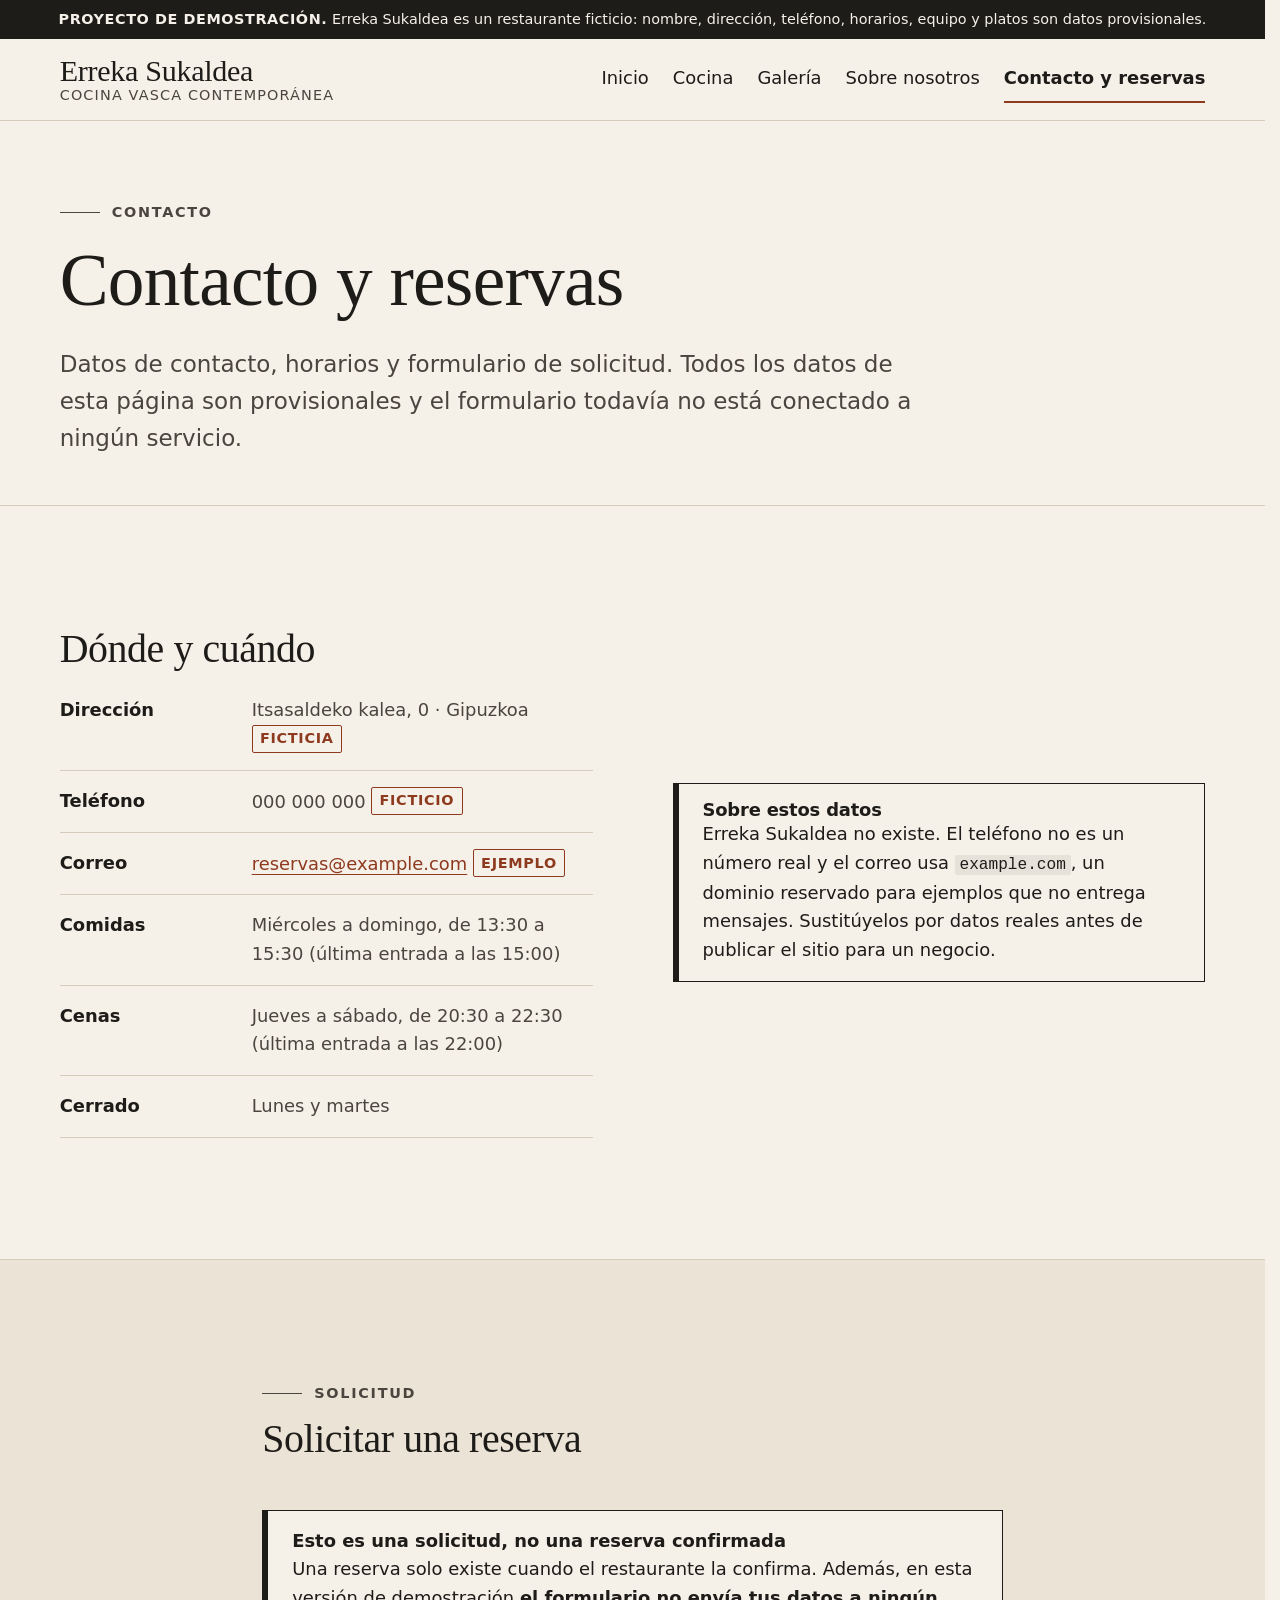
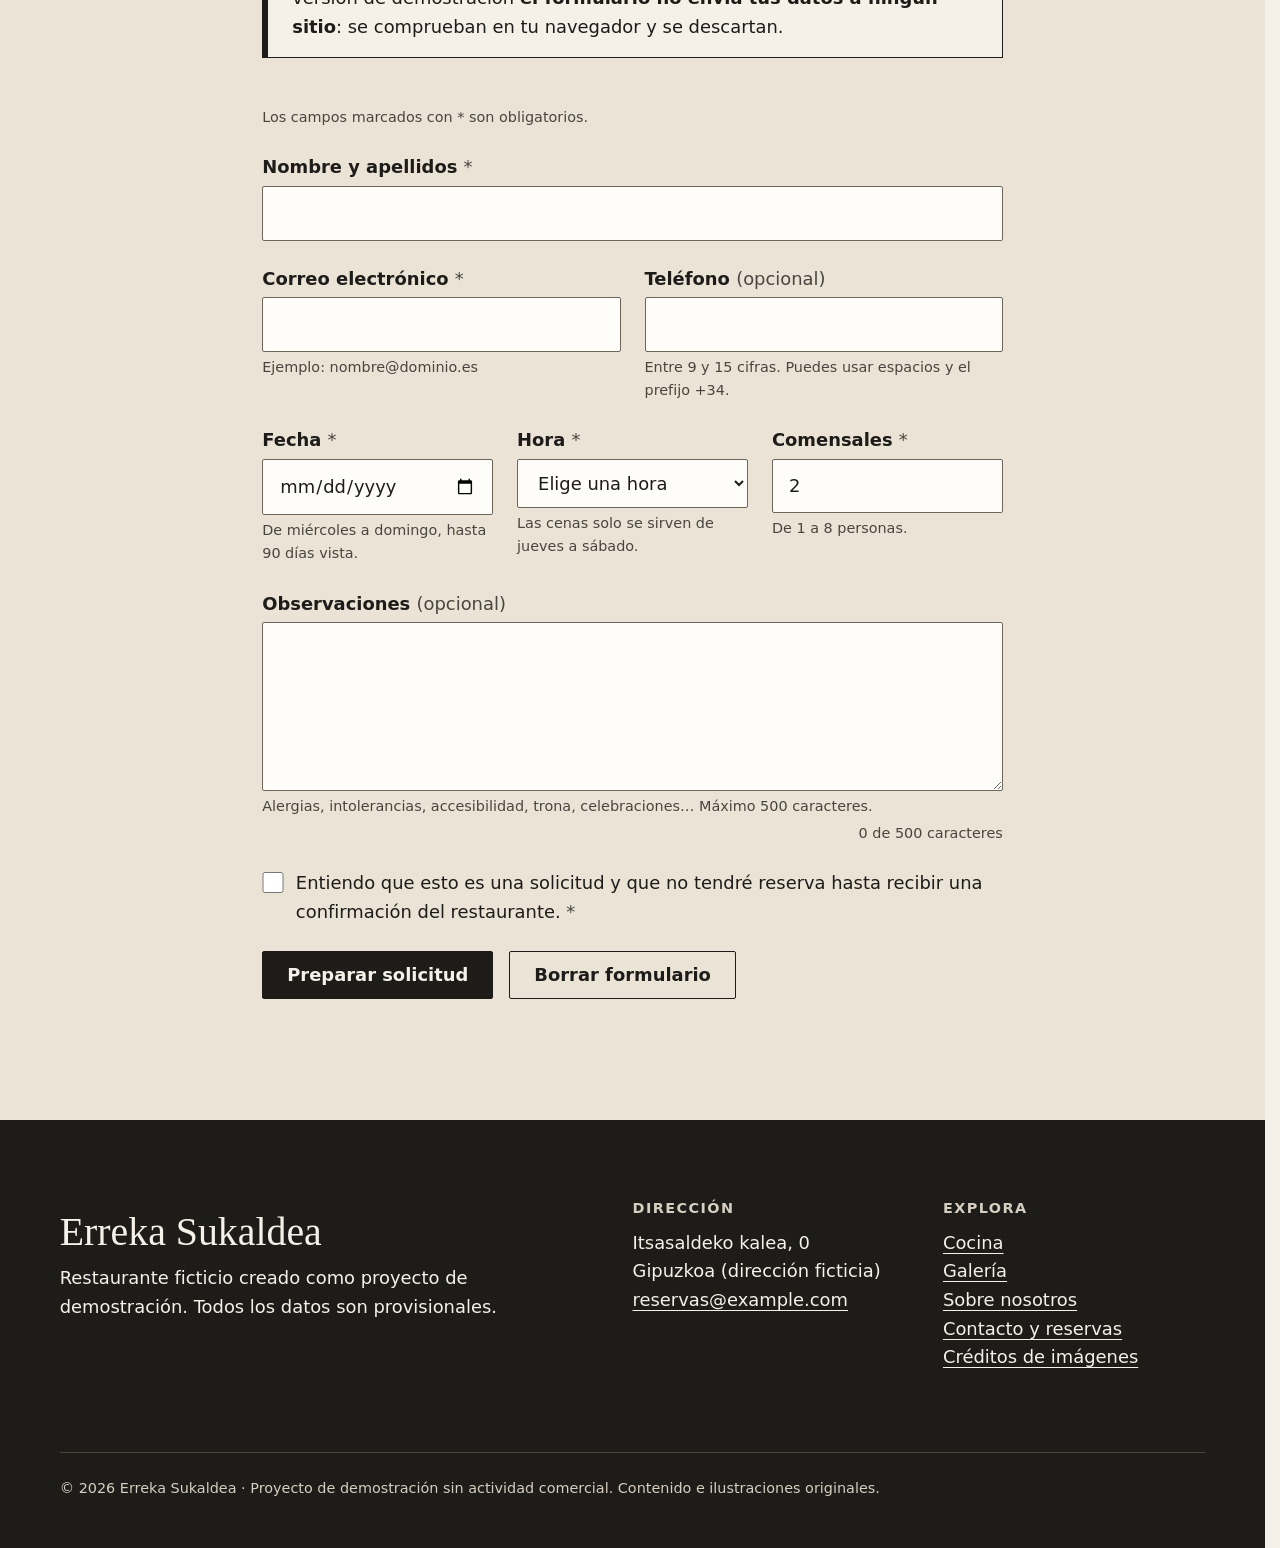
<file: contacto.html>
<!doctype html>
<html lang="es" class="no-js">
<head>
  <meta charset="utf-8">
  <meta name="viewport" content="width=device-width, initial-scale=1">
  <title>Contacto y reservas · Erreka Sukaldea (restaurante ficticio)</title>
  <meta name="description" content="Dirección, horario y formulario de solicitud de reserva de Erreka Sukaldea. Datos provisionales; el formulario no envía información.">
  <meta name="robots" content="noindex">
  <meta name="theme-color" content="#f5f0e8">
  <meta property="og:type" content="website">
  <meta property="og:locale" content="es_ES">
  <meta property="og:title" content="Contacto y reservas · Erreka Sukaldea (restaurante ficticio)">
  <meta property="og:description" content="Dirección, horario y formulario de solicitud de reserva de Erreka Sukaldea. Datos provisionales; el formulario no envía información.">
  <link rel="icon" href="assets/images/favicon.svg" type="image/svg+xml">
  <link rel="stylesheet" href="css/reset.css">
  <link rel="stylesheet" href="css/styles.css">
  <script>document.documentElement.className = document.documentElement.className.replace("no-js", "js");</script>
  <script src="js/main.js" defer></script>
  <script src="js/reservas.js" defer></script>
</head>
<body>
  <a class="skip-link" href="#contenido">Saltar al contenido principal</a>

  <header class="site-header">
    <p class="demo-banner"><strong>Proyecto de demostración.</strong> Erreka Sukaldea es un restaurante ficticio: nombre, dirección, teléfono, horarios, equipo y platos son datos provisionales.</p>
    <div class="container site-header__inner">
      <a class="brand" href="index.html">
        <span class="brand__name">Erreka Sukaldea</span>
        <span class="brand__tagline">Cocina vasca contemporánea</span>
      </a>
      <nav class="nav" aria-label="Principal" data-nav>
        <button class="nav__toggle" type="button" aria-expanded="false" aria-controls="nav-lista">
          <span class="nav__icon" aria-hidden="true"></span>
          <span>Menú</span>
        </button>
        <ul class="nav__list" id="nav-lista">
          <li><a class="nav__link" href="index.html">Inicio</a></li>
          <li><a class="nav__link" href="cocina.html">Cocina</a></li>
          <li><a class="nav__link" href="galeria.html">Galería</a></li>
          <li><a class="nav__link" href="sobre-nosotros.html">Sobre nosotros</a></li>
          <li><a class="nav__link" href="contacto.html" aria-current="page">Contacto y reservas</a></li>
        </ul>
      </nav>
    </div>
  </header>

  <main id="contenido" tabindex="-1">
    <header class="page-intro">
      <div class="container">
        <p class="eyebrow">Contacto</p>
        <h1 class="page-intro__title">Contacto y reservas</h1>
        <p class="page-intro__lead">Datos de contacto, horarios y formulario de solicitud. Todos los datos de esta página son provisionales y el formulario todavía no está conectado a ningún servicio.</p>
      </div>
    </header>

    <section class="section" aria-labelledby="titulo-datos">
      <div class="container split">
        <div>
          <h2 id="titulo-datos">Dónde y cuándo</h2>
          <dl class="info-list mt-m">
            <div class="info-list__row">
              <dt>Dirección</dt>
              <dd>Itsasaldeko kalea, 0 · Gipuzkoa <span class="tag tag--provisional">Ficticia</span></dd>
            </div>
            <div class="info-list__row">
              <dt>Teléfono</dt>
              <dd>000 000 000 <span class="tag tag--provisional">Ficticio</span></dd>
            </div>
            <div class="info-list__row">
              <dt>Correo</dt>
              <dd><a href="mailto:reservas@example.com">reservas@example.com</a> <span class="tag tag--provisional">Ejemplo</span></dd>
            </div>
            <div class="info-list__row">
              <dt>Comidas</dt>
              <dd>Miércoles a domingo, de 13:30 a 15:30 (última entrada a las 15:00)</dd>
            </div>
            <div class="info-list__row">
              <dt>Cenas</dt>
              <dd>Jueves a sábado, de 20:30 a 22:30 (última entrada a las 22:00)</dd>
            </div>
            <div class="info-list__row">
              <dt>Cerrado</dt>
              <dd>Lunes y martes</dd>
            </div>
          </dl>
        </div>
        <aside class="notice" aria-labelledby="titulo-aviso-datos">
          <h2 class="notice__title" id="titulo-aviso-datos">Sobre estos datos</h2>
          <p>Erreka Sukaldea no existe. El teléfono no es un número real y el correo usa <code>example.com</code>, un dominio reservado para ejemplos que no entrega mensajes. Sustitúyelos por datos reales antes de publicar el sitio para un negocio.</p>
        </aside>
      </div>
    </section>

    <section class="section section--paper-2" id="reserva" aria-labelledby="titulo-reserva">
      <div class="container container--narrow">
        <header class="section__header">
          <p class="eyebrow">Solicitud</p>
          <h2 class="section__title" id="titulo-reserva">Solicitar una reserva</h2>
        </header>

        <div class="notice" id="aviso-reserva">
          <p class="notice__title">Esto es una solicitud, no una reserva confirmada</p>
          <p>Una reserva solo existe cuando el restaurante la confirma. Además, en esta versión de demostración <strong>el formulario no envía tus datos a ningún sitio</strong>: se comprueban en tu navegador y se descartan.</p>
        </div>

        <noscript>
          <div class="notice notice--error mt-m">
            <p class="notice__title">El formulario necesita JavaScript</p>
            <p>Para preparar la solicitud activa JavaScript en tu navegador. Puedes consultar el horario y los datos de contacto más arriba.</p>
          </div>
        </noscript>

        <div class="notice notice--error mt-m" id="resumen-errores" tabindex="-1" hidden>
          <h3 class="notice__title" id="titulo-errores">Revisa los siguientes campos</h3>
          <ul data-error-list></ul>
        </div>

        <form class="form mt-l" id="form-reserva" aria-labelledby="titulo-reserva" aria-describedby="aviso-reserva" data-reservas>
          <p class="form__hint">Los campos marcados con <span aria-hidden="true">*</span><span class="visually-hidden">asterisco</span> son obligatorios.</p>

          <div class="form__field">
            <label class="form__label" for="nombre">Nombre y apellidos <span class="form__required" aria-hidden="true">*</span></label>
            <input class="form__control" type="text" id="nombre" name="nombre" autocomplete="name" required maxlength="80" aria-describedby="nombre-error">
            <p class="form__error" id="nombre-error"></p>
          </div>

          <div class="form__row">
            <div class="form__field">
              <label class="form__label" for="email">Correo electrónico <span class="form__required" aria-hidden="true">*</span></label>
              <input class="form__control" type="email" id="email" name="email" autocomplete="email" required maxlength="120" aria-describedby="email-pista email-error">
              <p class="form__hint" id="email-pista">Ejemplo: nombre@dominio.es</p>
              <p class="form__error" id="email-error"></p>
            </div>
            <div class="form__field">
              <label class="form__label" for="telefono">Teléfono <span class="form__optional">(opcional)</span></label>
              <input class="form__control" type="tel" id="telefono" name="telefono" autocomplete="tel" inputmode="tel" maxlength="20" aria-describedby="telefono-pista telefono-error">
              <p class="form__hint" id="telefono-pista">Entre 9 y 15 cifras. Puedes usar espacios y el prefijo +34.</p>
              <p class="form__error" id="telefono-error"></p>
            </div>
          </div>

          <div class="form__row form__row--3">
            <div class="form__field">
              <label class="form__label" for="fecha">Fecha <span class="form__required" aria-hidden="true">*</span></label>
              <input class="form__control" type="date" id="fecha" name="fecha" required aria-describedby="fecha-pista fecha-error">
              <p class="form__hint" id="fecha-pista">De miércoles a domingo, hasta 90 días vista.</p>
              <p class="form__error" id="fecha-error"></p>
            </div>
            <div class="form__field">
              <label class="form__label" for="hora">Hora <span class="form__required" aria-hidden="true">*</span></label>
              <select class="form__control" id="hora" name="hora" required aria-describedby="hora-pista hora-error">
                <option value="">Elige una hora</option>
                <optgroup label="Comida (miércoles a domingo)">
                  <option value="13:30">13:30</option>
                  <option value="14:00">14:00</option>
                  <option value="14:30">14:30</option>
                  <option value="15:00">15:00</option>
                </optgroup>
                <optgroup label="Cena (jueves a sábado)">
                  <option value="20:30">20:30</option>
                  <option value="21:00">21:00</option>
                  <option value="21:30">21:30</option>
                  <option value="22:00">22:00</option>
                </optgroup>
              </select>
              <p class="form__hint" id="hora-pista">Las cenas solo se sirven de jueves a sábado.</p>
              <p class="form__error" id="hora-error"></p>
            </div>
            <div class="form__field">
              <label class="form__label" for="comensales">Comensales <span class="form__required" aria-hidden="true">*</span></label>
              <input class="form__control" type="number" id="comensales" name="comensales" min="1" max="8" step="1" value="2" inputmode="numeric" required aria-describedby="comensales-pista comensales-error">
              <p class="form__hint" id="comensales-pista">De 1 a 8 personas.</p>
              <p class="form__error" id="comensales-error"></p>
            </div>
          </div>

          <div class="form__field">
            <label class="form__label" for="observaciones">Observaciones <span class="form__optional">(opcional)</span></label>
            <textarea class="form__control" id="observaciones" name="observaciones" rows="5" maxlength="500" aria-describedby="observaciones-pista observaciones-error"></textarea>
            <p class="form__hint" id="observaciones-pista">Alergias, intolerancias, accesibilidad, trona, celebraciones… Máximo 500 caracteres.</p>
            <p class="form__counter" data-counter aria-hidden="true"></p>
            <p class="visually-hidden" data-counter-live aria-live="polite"></p>
            <p class="form__error" id="observaciones-error"></p>
          </div>

          <div class="form__field">
            <div class="form__check">
              <input type="checkbox" id="entiendo" name="entiendo" required aria-describedby="entiendo-error">
              <label for="entiendo">Entiendo que esto es una solicitud y que no tendré reserva hasta recibir una confirmación del restaurante. <span class="form__required" aria-hidden="true">*</span></label>
            </div>
            <p class="form__error" id="entiendo-error"></p>
          </div>

          <div class="form__actions">
            <button class="button" type="submit" data-submit hidden>Preparar solicitud</button>
            <button class="button button--ghost" type="reset" data-reset hidden>Borrar formulario</button>
          </div>
        </form>

        <div class="notice notice--success mt-l" id="resultado" tabindex="-1" hidden>
          <h3 class="notice__title">Solicitud preparada, pero no enviada</h3>
          <p>Los datos son correctos. Como este sitio todavía no tiene un servicio de recepción, <strong>no se ha enviado nada y no existe ninguna reserva</strong>. Este es el resumen que recibiría el restaurante:</p>
          <dl class="info-list mt-s" data-summary></dl>
        </div>
      </div>
    </section>
  </main>

  <footer class="site-footer">
    <div class="container">
      <div class="site-footer__grid">
        <div>
          <p class="site-footer__brand">Erreka Sukaldea</p>
          <p>Restaurante ficticio creado como proyecto de demostración. Todos los datos son provisionales.</p>
        </div>
        <div>
          <h2 class="site-footer__title">Dirección</h2>
          <address class="site-footer__list">
            Itsasaldeko kalea, 0<br>
            Gipuzkoa (dirección ficticia)<br>
            <a href="mailto:reservas@example.com">reservas@example.com</a>
          </address>
        </div>
        <nav aria-label="Pie de página">
          <h2 class="site-footer__title">Explora</h2>
          <ul class="site-footer__list">
            <li><a href="cocina.html">Cocina</a></li>
            <li><a href="galeria.html">Galería</a></li>
            <li><a href="sobre-nosotros.html">Sobre nosotros</a></li>
            <li><a href="contacto.html">Contacto y reservas</a></li>
            <li><a href="galeria.html#creditos">Créditos de imágenes</a></li>
          </ul>
        </nav>
      </div>
      <p class="site-footer__legal">© <span data-year>2026</span> Erreka Sukaldea · Proyecto de demostración sin actividad comercial. Contenido e ilustraciones originales.</p>
    </div>
  </footer>
</body>
</html>
</file>
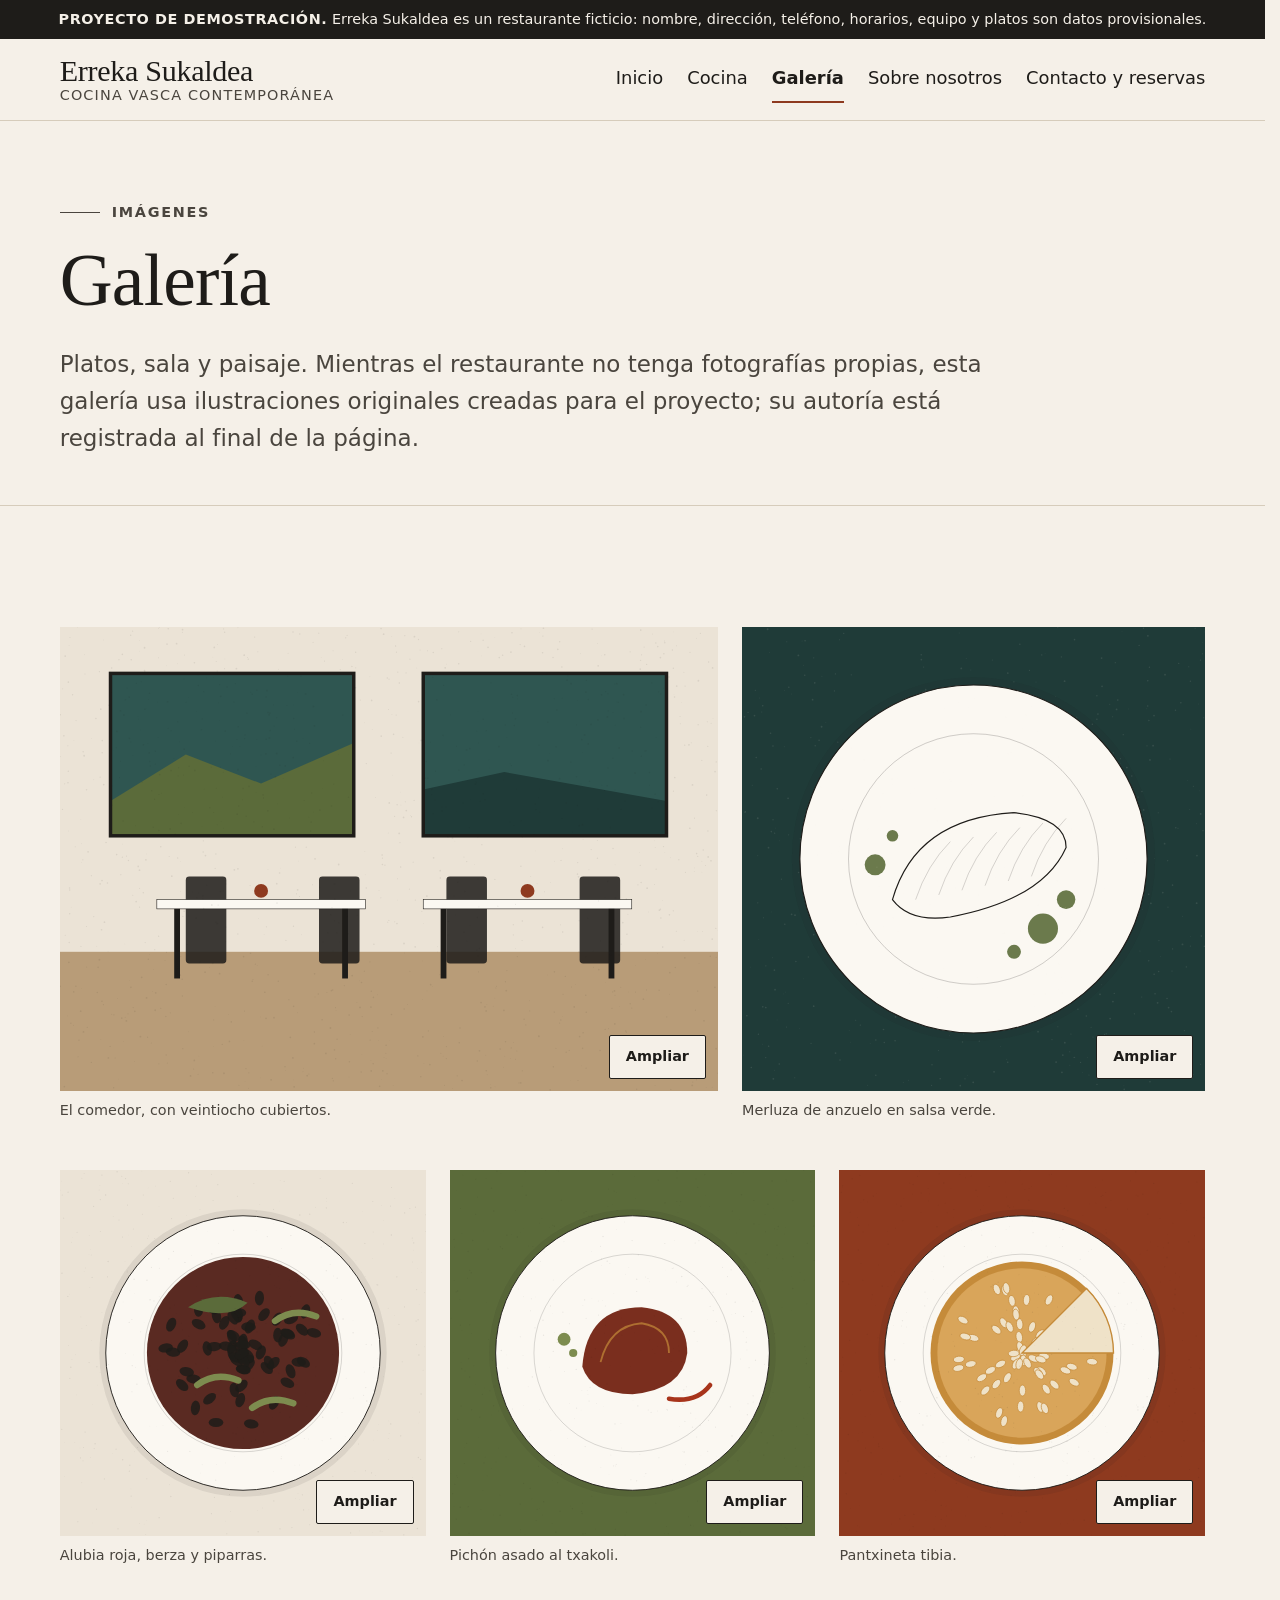
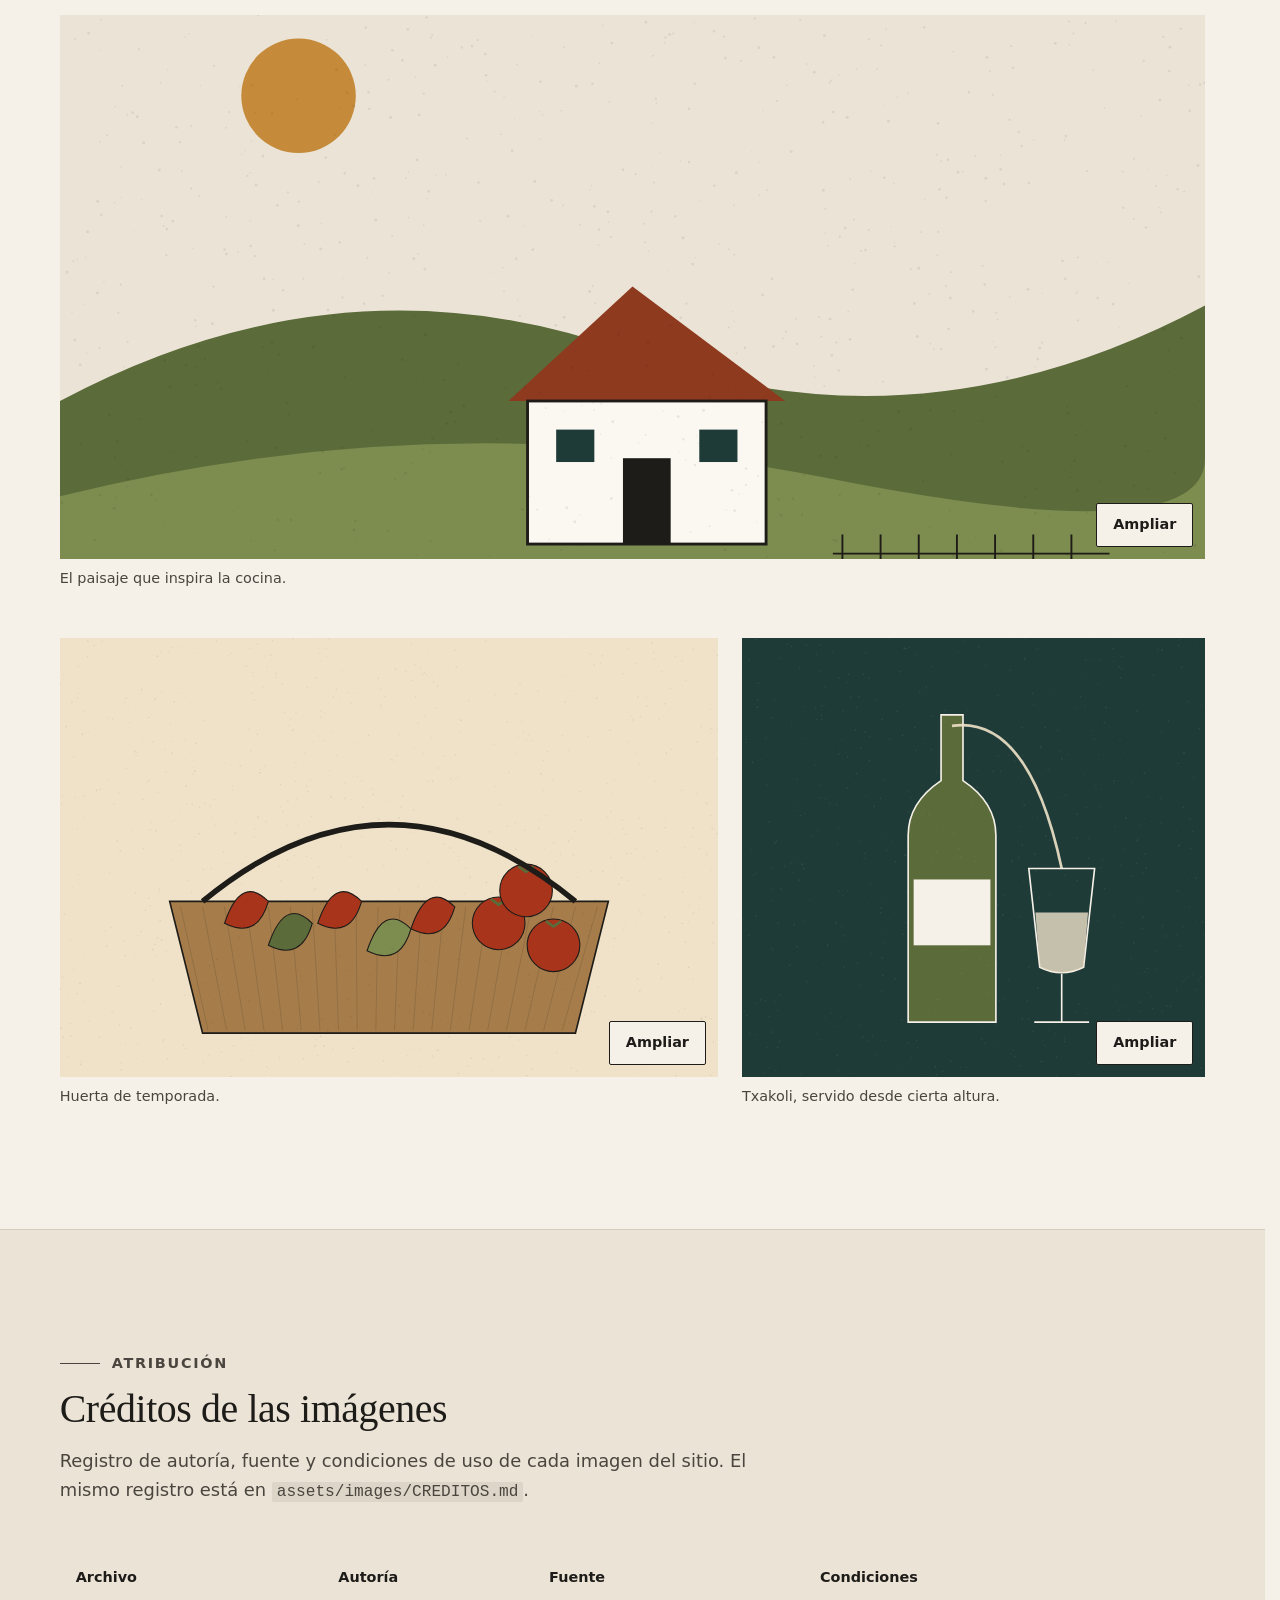
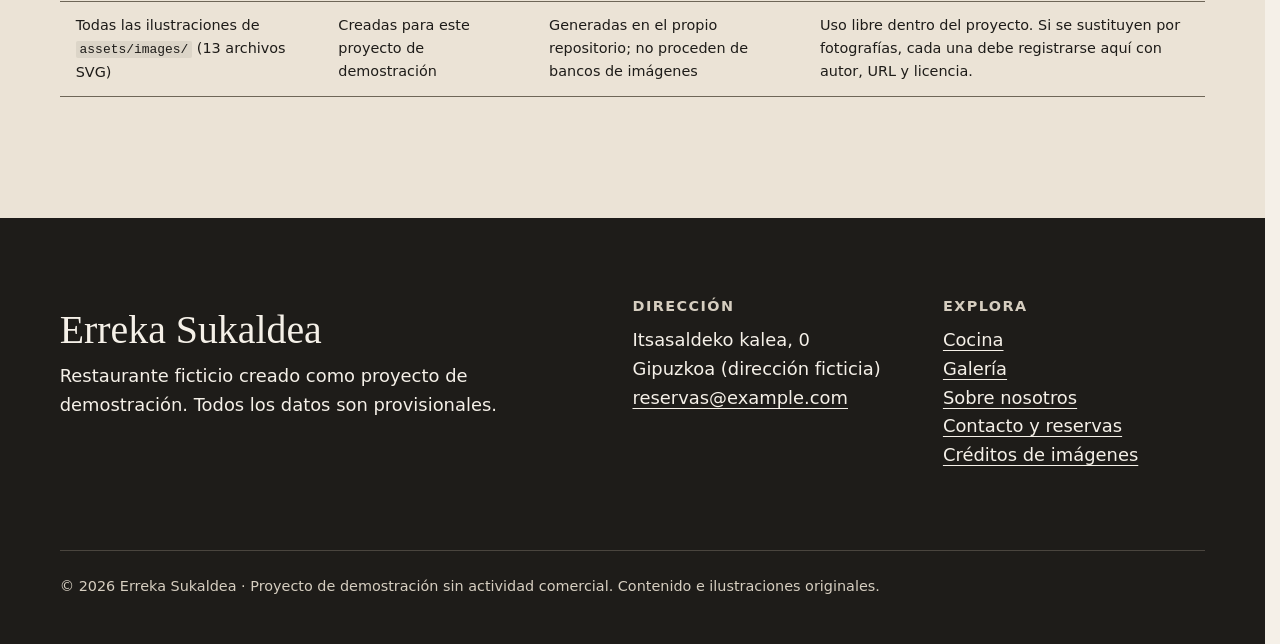
<file: galeria.html>
<!doctype html>
<html lang="es" class="no-js">
<head>
  <meta charset="utf-8">
  <meta name="viewport" content="width=device-width, initial-scale=1">
  <title>Galería · Erreka Sukaldea (restaurante ficticio)</title>
  <meta name="description" content="Galería de ilustraciones de platos, sala y paisaje de Erreka Sukaldea, con registro de autoría y condiciones de uso.">
  <meta name="robots" content="noindex">
  <meta name="theme-color" content="#f5f0e8">
  <meta property="og:type" content="website">
  <meta property="og:locale" content="es_ES">
  <meta property="og:title" content="Galería · Erreka Sukaldea (restaurante ficticio)">
  <meta property="og:description" content="Galería de ilustraciones de platos, sala y paisaje de Erreka Sukaldea, con registro de autoría y condiciones de uso.">
  <link rel="icon" href="assets/images/favicon.svg" type="image/svg+xml">
  <link rel="stylesheet" href="css/reset.css">
  <link rel="stylesheet" href="css/styles.css">
  <script>document.documentElement.className = document.documentElement.className.replace("no-js", "js");</script>
  <script src="js/main.js" defer></script>
</head>
<body>
  <a class="skip-link" href="#contenido">Saltar al contenido principal</a>

  <header class="site-header">
    <p class="demo-banner"><strong>Proyecto de demostración.</strong> Erreka Sukaldea es un restaurante ficticio: nombre, dirección, teléfono, horarios, equipo y platos son datos provisionales.</p>
    <div class="container site-header__inner">
      <a class="brand" href="index.html">
        <span class="brand__name">Erreka Sukaldea</span>
        <span class="brand__tagline">Cocina vasca contemporánea</span>
      </a>
      <nav class="nav" aria-label="Principal" data-nav>
        <button class="nav__toggle" type="button" aria-expanded="false" aria-controls="nav-lista">
          <span class="nav__icon" aria-hidden="true"></span>
          <span>Menú</span>
        </button>
        <ul class="nav__list" id="nav-lista">
          <li><a class="nav__link" href="index.html">Inicio</a></li>
          <li><a class="nav__link" href="cocina.html">Cocina</a></li>
          <li><a class="nav__link" href="galeria.html" aria-current="page">Galería</a></li>
          <li><a class="nav__link" href="sobre-nosotros.html">Sobre nosotros</a></li>
          <li><a class="nav__link" href="contacto.html">Contacto y reservas</a></li>
        </ul>
      </nav>
    </div>
  </header>

  <main id="contenido" tabindex="-1">
    <header class="page-intro">
      <div class="container">
        <p class="eyebrow">Imágenes</p>
        <h1 class="page-intro__title">Galería</h1>
        <p class="page-intro__lead">Platos, sala y paisaje. Mientras el restaurante no tenga fotografías propias, esta galería usa ilustraciones originales creadas para el proyecto; su autoría está registrada al final de la página.</p>
      </div>
    </header>

    <section class="section" aria-labelledby="titulo-galeria">
      <div class="container">
        <h2 class="visually-hidden" id="titulo-galeria">Imágenes del restaurante</h2>
        <ul class="gallery" role="list" data-gallery>
          <li>
            <figure class="gallery__figure">
              <div class="gallery__media">
                <img src="assets/images/sala.svg" width="1200" height="800"
                     alt="Ilustración del comedor: dos mesas con mantel blanco frente a ventanales al monte y al mar.">
              </div>
              <figcaption class="gallery__caption">El comedor, con veintiocho cubiertos.</figcaption>
            </figure>
          </li>
          <li>
            <figure class="gallery__figure">
              <div class="gallery__media">
                <img src="assets/images/plato-merluza.svg" width="800" height="800" loading="lazy"
                     alt="Ilustración de un lomo de merluza con gotas de salsa verde.">
              </div>
              <figcaption class="gallery__caption">Merluza de anzuelo en salsa verde.</figcaption>
            </figure>
          </li>
          <li>
            <figure class="gallery__figure">
              <div class="gallery__media">
                <img src="assets/images/plato-alubias.svg" width="800" height="800" loading="lazy"
                     alt="Ilustración de un cuenco de alubia roja con berza y piparras.">
              </div>
              <figcaption class="gallery__caption">Alubia roja, berza y piparras.</figcaption>
            </figure>
          </li>
          <li>
            <figure class="gallery__figure">
              <div class="gallery__media">
                <img src="assets/images/plato-pichon.svg" width="800" height="800" loading="lazy"
                     alt="Ilustración de un pichón asado de piel dorada con un trazo de salsa de vino.">
              </div>
              <figcaption class="gallery__caption">Pichón asado al txakoli.</figcaption>
            </figure>
          </li>
          <li>
            <figure class="gallery__figure">
              <div class="gallery__media">
                <img src="assets/images/plato-pantxineta.svg" width="800" height="800" loading="lazy"
                     alt="Ilustración de una pantxineta cubierta de almendras con una porción cortada.">
              </div>
              <figcaption class="gallery__caption">Pantxineta tibia.</figcaption>
            </figure>
          </li>
          <li>
            <figure class="gallery__figure">
              <div class="gallery__media">
                <img src="assets/images/caserio.svg" width="1200" height="800" loading="lazy"
                     alt="Ilustración de un caserío blanco de tejado rojo entre prados verdes.">
              </div>
              <figcaption class="gallery__caption">El paisaje que inspira la cocina.</figcaption>
            </figure>
          </li>
          <li>
            <figure class="gallery__figure">
              <div class="gallery__media">
                <img src="assets/images/mercado.svg" width="1200" height="800" loading="lazy"
                     alt="Ilustración de una cesta de mimbre con pimientos rojos y verdes y tomates.">
              </div>
              <figcaption class="gallery__caption">Huerta de temporada.</figcaption>
            </figure>
          </li>
          <li>
            <figure class="gallery__figure">
              <div class="gallery__media">
                <img src="assets/images/txakoli.svg" width="1200" height="800" loading="lazy"
                     alt="Ilustración de una botella verde sin marca escanciando txakoli en un vaso ancho.">
              </div>
              <figcaption class="gallery__caption">Txakoli, servido desde cierta altura.</figcaption>
            </figure>
          </li>
        </ul>
      </div>
    </section>

    <section class="section section--paper-2" id="creditos" aria-labelledby="titulo-creditos">
      <div class="container">
        <header class="section__header">
          <p class="eyebrow">Atribución</p>
          <h2 class="section__title" id="titulo-creditos">Créditos de las imágenes</h2>
          <p class="section__lead">Registro de autoría, fuente y condiciones de uso de cada imagen del sitio. El mismo registro está en <code>assets/images/CREDITOS.md</code>.</p>
        </header>
        <div class="table-wrap" role="region" aria-labelledby="titulo-creditos" tabindex="0">
          <table class="credits">
            <caption class="visually-hidden">Autoría y licencia de las imágenes</caption>
            <thead>
              <tr>
                <th scope="col">Archivo</th>
                <th scope="col">Autoría</th>
                <th scope="col">Fuente</th>
                <th scope="col">Condiciones</th>
              </tr>
            </thead>
            <tbody>
              <tr>
                <td>Todas las ilustraciones de <code>assets/images/</code> (13 archivos SVG)</td>
                <td>Creadas para este proyecto de demostración</td>
                <td>Generadas en el propio repositorio; no proceden de bancos de imágenes</td>
                <td>Uso libre dentro del proyecto. Si se sustituyen por fotografías, cada una debe registrarse aquí con autor, URL y licencia.</td>
              </tr>
            </tbody>
          </table>
        </div>
      </div>
    </section>
  </main>

  <footer class="site-footer">
    <div class="container">
      <div class="site-footer__grid">
        <div>
          <p class="site-footer__brand">Erreka Sukaldea</p>
          <p>Restaurante ficticio creado como proyecto de demostración. Todos los datos son provisionales.</p>
        </div>
        <div>
          <h2 class="site-footer__title">Dirección</h2>
          <address class="site-footer__list">
            Itsasaldeko kalea, 0<br>
            Gipuzkoa (dirección ficticia)<br>
            <a href="mailto:reservas@example.com">reservas@example.com</a>
          </address>
        </div>
        <nav aria-label="Pie de página">
          <h2 class="site-footer__title">Explora</h2>
          <ul class="site-footer__list">
            <li><a href="cocina.html">Cocina</a></li>
            <li><a href="galeria.html">Galería</a></li>
            <li><a href="sobre-nosotros.html">Sobre nosotros</a></li>
            <li><a href="contacto.html">Contacto y reservas</a></li>
            <li><a href="galeria.html#creditos">Créditos de imágenes</a></li>
          </ul>
        </nav>
      </div>
      <p class="site-footer__legal">© <span data-year>2026</span> Erreka Sukaldea · Proyecto de demostración sin actividad comercial. Contenido e ilustraciones originales.</p>
    </div>
  </footer>
</body>
</html>
</file>
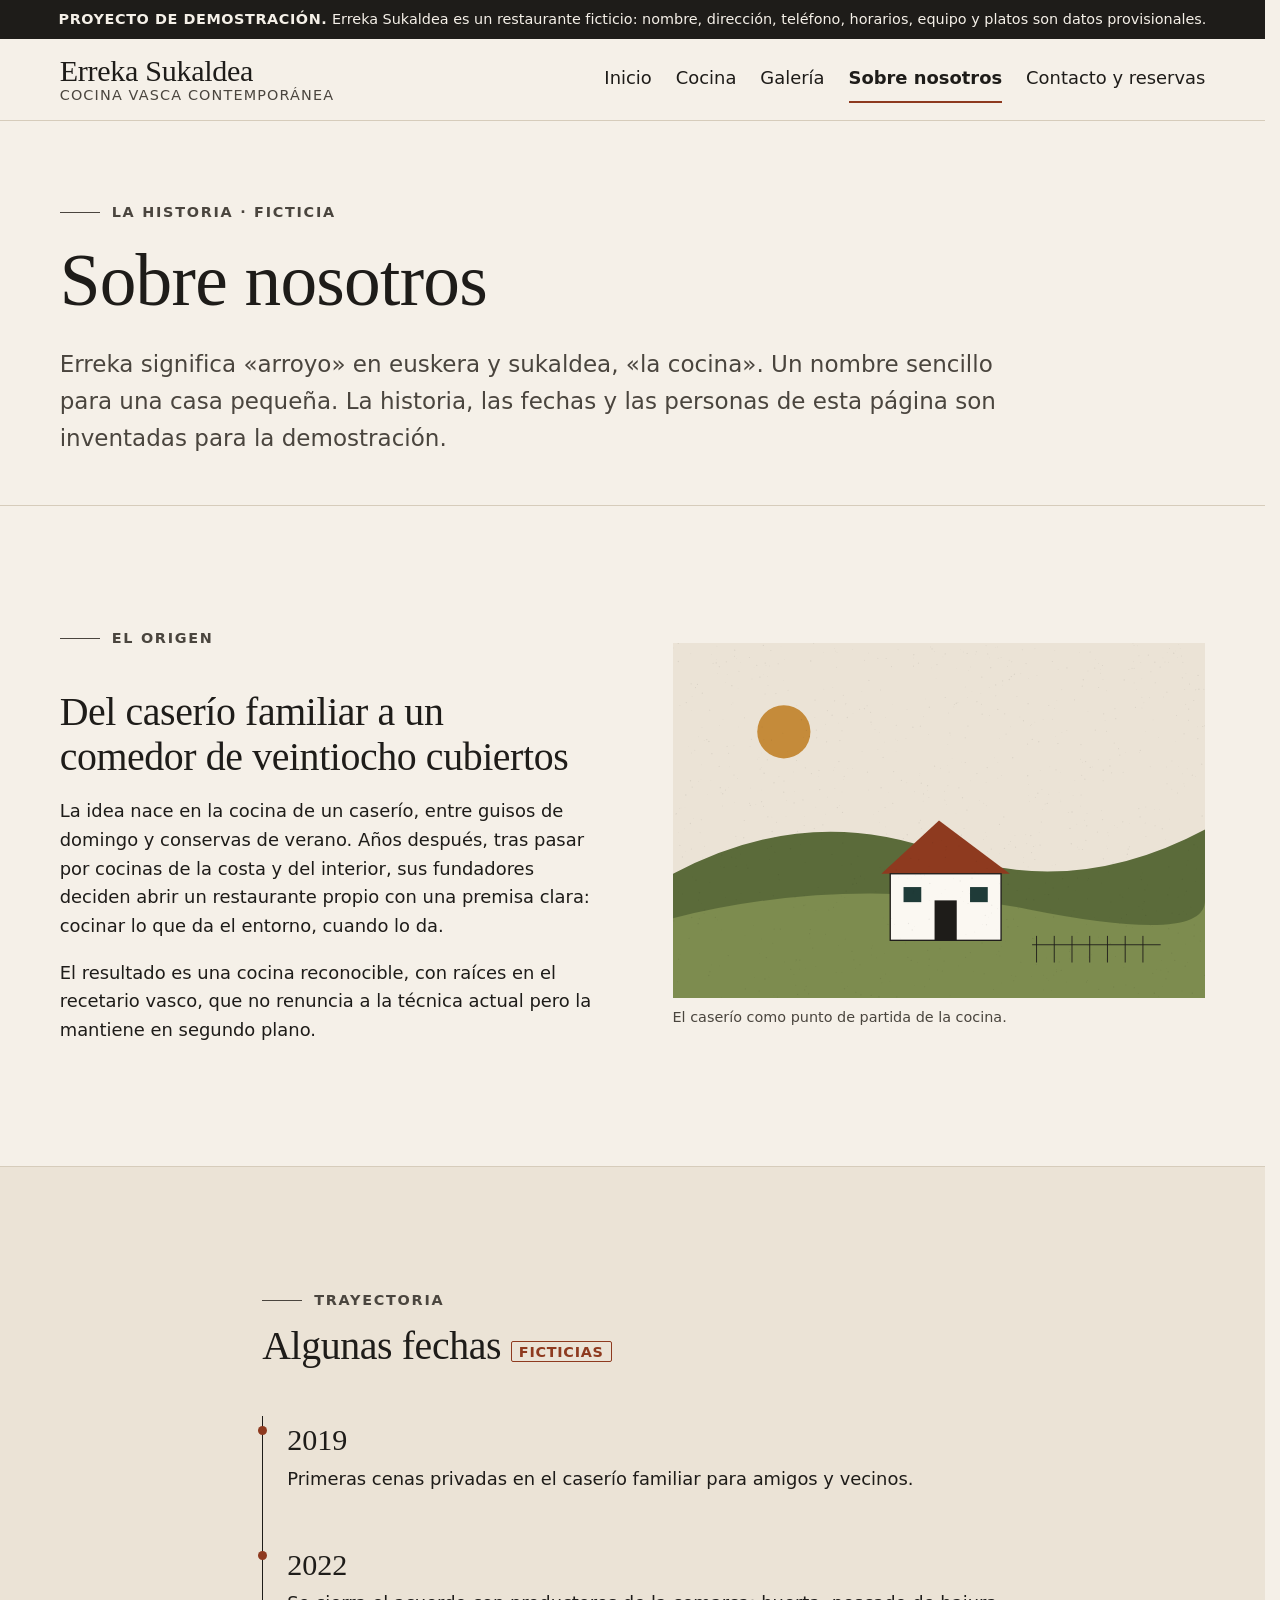
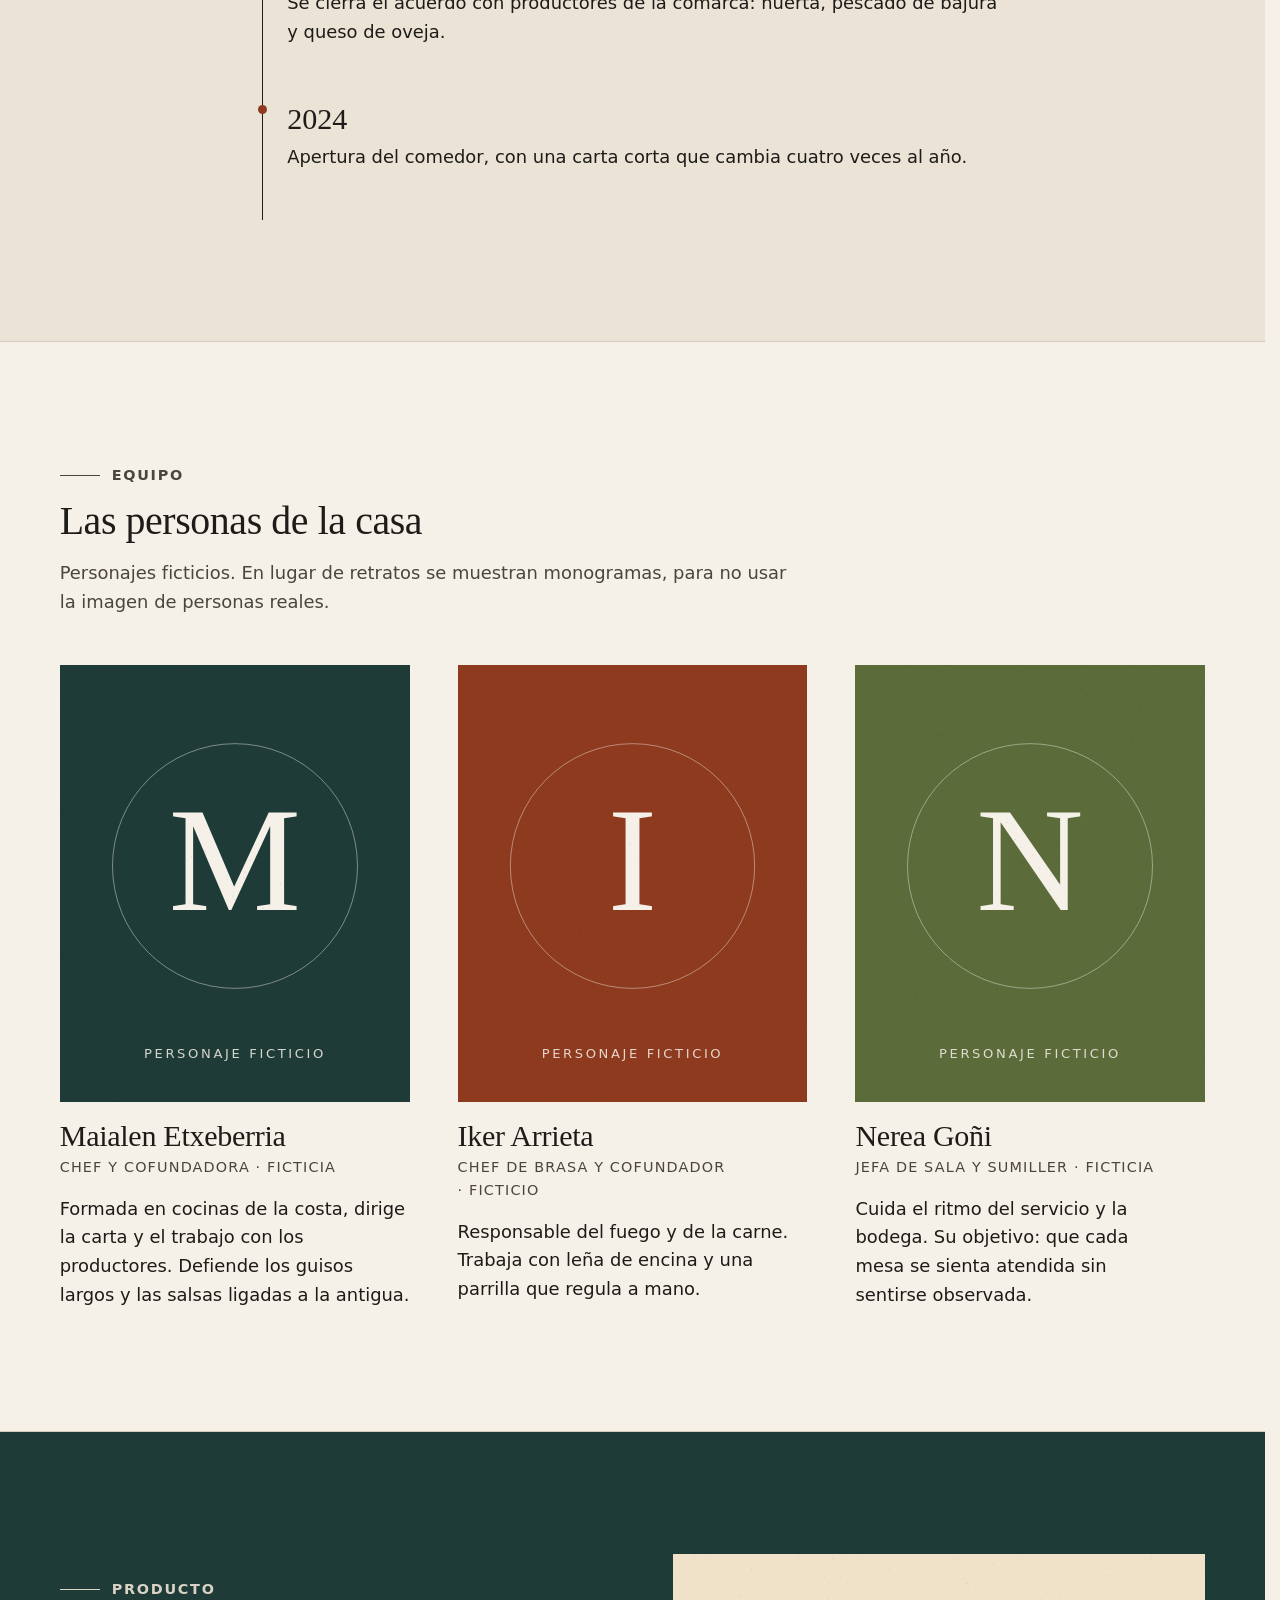
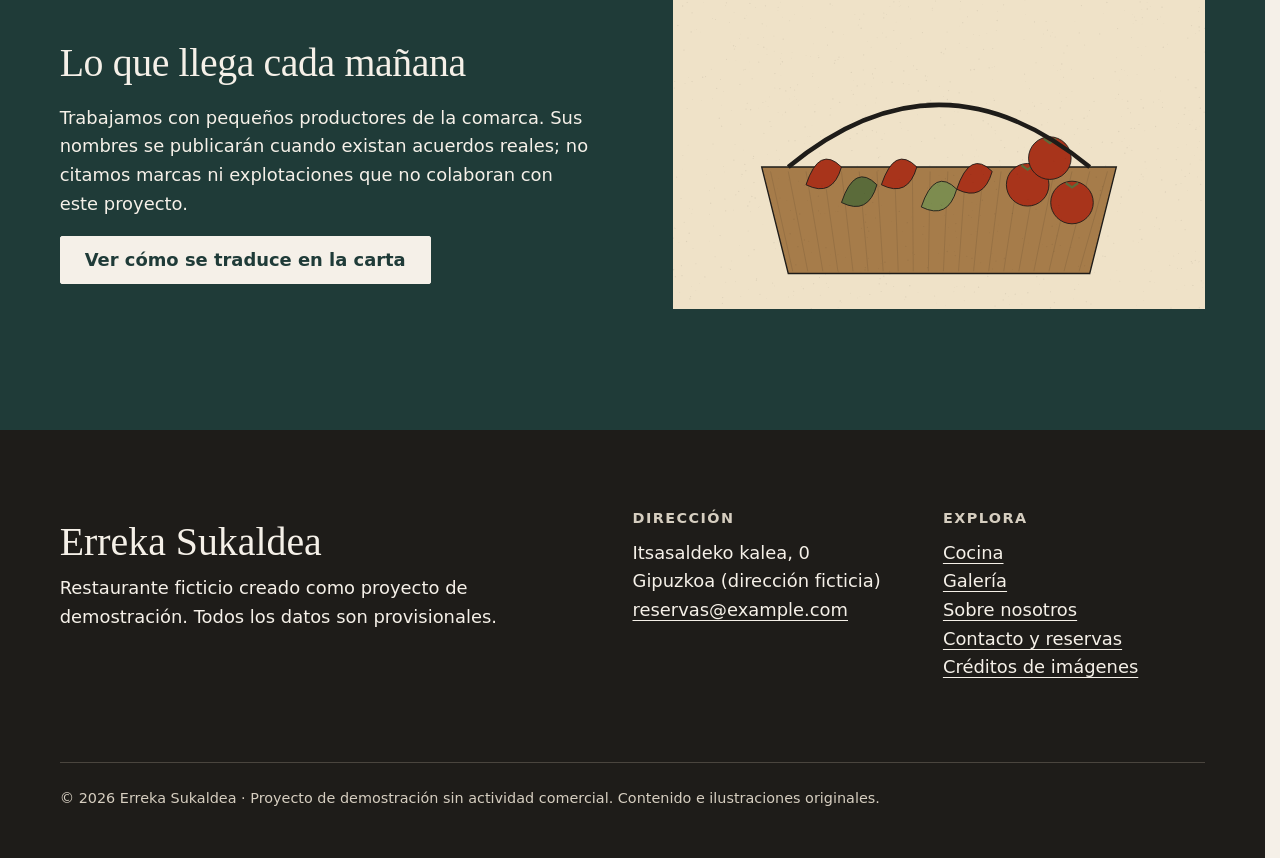
<file: sobre-nosotros.html>
<!doctype html>
<html lang="es" class="no-js">
<head>
  <meta charset="utf-8">
  <meta name="viewport" content="width=device-width, initial-scale=1">
  <title>Sobre nosotros · Erreka Sukaldea (restaurante ficticio)</title>
  <meta name="description" content="Historia, equipo y filosofía de producto de Erreka Sukaldea. Personas y fechas ficticias para un proyecto de demostración.">
  <meta name="robots" content="noindex">
  <meta name="theme-color" content="#f5f0e8">
  <meta property="og:type" content="website">
  <meta property="og:locale" content="es_ES">
  <meta property="og:title" content="Sobre nosotros · Erreka Sukaldea (restaurante ficticio)">
  <meta property="og:description" content="Historia, equipo y filosofía de producto de Erreka Sukaldea. Personas y fechas ficticias para un proyecto de demostración.">
  <link rel="icon" href="assets/images/favicon.svg" type="image/svg+xml">
  <link rel="stylesheet" href="css/reset.css">
  <link rel="stylesheet" href="css/styles.css">
  <script>document.documentElement.className = document.documentElement.className.replace("no-js", "js");</script>
  <script src="js/main.js" defer></script>
</head>
<body>
  <a class="skip-link" href="#contenido">Saltar al contenido principal</a>

  <header class="site-header">
    <p class="demo-banner"><strong>Proyecto de demostración.</strong> Erreka Sukaldea es un restaurante ficticio: nombre, dirección, teléfono, horarios, equipo y platos son datos provisionales.</p>
    <div class="container site-header__inner">
      <a class="brand" href="index.html">
        <span class="brand__name">Erreka Sukaldea</span>
        <span class="brand__tagline">Cocina vasca contemporánea</span>
      </a>
      <nav class="nav" aria-label="Principal" data-nav>
        <button class="nav__toggle" type="button" aria-expanded="false" aria-controls="nav-lista">
          <span class="nav__icon" aria-hidden="true"></span>
          <span>Menú</span>
        </button>
        <ul class="nav__list" id="nav-lista">
          <li><a class="nav__link" href="index.html">Inicio</a></li>
          <li><a class="nav__link" href="cocina.html">Cocina</a></li>
          <li><a class="nav__link" href="galeria.html">Galería</a></li>
          <li><a class="nav__link" href="sobre-nosotros.html" aria-current="page">Sobre nosotros</a></li>
          <li><a class="nav__link" href="contacto.html">Contacto y reservas</a></li>
        </ul>
      </nav>
    </div>
  </header>

  <main id="contenido" tabindex="-1">
    <header class="page-intro">
      <div class="container">
        <p class="eyebrow">La historia · Ficticia</p>
        <h1 class="page-intro__title">Sobre nosotros</h1>
        <p class="page-intro__lead">Erreka significa «arroyo» en euskera y sukaldea, «la cocina». Un nombre sencillo para una casa pequeña. La historia, las fechas y las personas de esta página son inventadas para la demostración.</p>
      </div>
    </header>

    <section class="section" aria-labelledby="titulo-origen">
      <div class="container split">
        <div class="flow">
          <p class="eyebrow">El origen</p>
          <h2 id="titulo-origen">Del caserío familiar a un comedor de veintiocho cubiertos</h2>
          <p>La idea nace en la cocina de un caserío, entre guisos de domingo y conservas de verano. Años después, tras pasar por cocinas de la costa y del interior, sus fundadores deciden abrir un restaurante propio con una premisa clara: cocinar lo que da el entorno, cuando lo da.</p>
          <p>El resultado es una cocina reconocible, con raíces en el recetario vasco, que no renuncia a la técnica actual pero la mantiene en segundo plano.</p>
        </div>
        <figure class="figure">
          <img src="assets/images/caserio.svg" width="1200" height="800" loading="lazy"
               alt="Ilustración de un caserío blanco de tejado rojo entre prados verdes.">
          <figcaption class="figure__caption">El caserío como punto de partida de la cocina.</figcaption>
        </figure>
      </div>
    </section>

    <section class="section section--paper-2" aria-labelledby="titulo-trayectoria">
      <div class="container container--narrow">
        <header class="section__header">
          <p class="eyebrow">Trayectoria</p>
          <h2 class="section__title" id="titulo-trayectoria">Algunas fechas <span class="tag tag--provisional">Ficticias</span></h2>
        </header>
        <ol class="timeline" role="list">
          <li class="timeline__item">
            <p class="timeline__year">2019</p>
            <p>Primeras cenas privadas en el caserío familiar para amigos y vecinos.</p>
          </li>
          <li class="timeline__item">
            <p class="timeline__year">2022</p>
            <p>Se cierra el acuerdo con productores de la comarca: huerta, pescado de bajura y queso de oveja.</p>
          </li>
          <li class="timeline__item">
            <p class="timeline__year">2024</p>
            <p>Apertura del comedor, con una carta corta que cambia cuatro veces al año.</p>
          </li>
        </ol>
      </div>
    </section>

    <section class="section" aria-labelledby="titulo-equipo">
      <div class="container">
        <header class="section__header">
          <p class="eyebrow">Equipo</p>
          <h2 class="section__title" id="titulo-equipo">Las personas de la casa</h2>
          <p class="section__lead">Personajes ficticios. En lugar de retratos se muestran monogramas, para no usar la imagen de personas reales.</p>
        </header>
        <div class="grid-auto">
          <article class="person">
            <figure class="person__media">
              <img src="assets/images/equipo-maialen.svg" width="800" height="1000" loading="lazy" alt="">
            </figure>
            <div>
              <h3 class="person__name">Maialen Etxeberria</h3>
              <p class="person__role">Chef y cofundadora · Ficticia</p>
            </div>
            <p>Formada en cocinas de la costa, dirige la carta y el trabajo con los productores. Defiende los guisos largos y las salsas ligadas a la antigua.</p>
          </article>
          <article class="person">
            <figure class="person__media">
              <img src="assets/images/equipo-iker.svg" width="800" height="1000" loading="lazy" alt="">
            </figure>
            <div>
              <h3 class="person__name">Iker Arrieta</h3>
              <p class="person__role">Chef de brasa y cofundador · Ficticio</p>
            </div>
            <p>Responsable del fuego y de la carne. Trabaja con leña de encina y una parrilla que regula a mano.</p>
          </article>
          <article class="person">
            <figure class="person__media">
              <img src="assets/images/equipo-nerea.svg" width="800" height="1000" loading="lazy" alt="">
            </figure>
            <div>
              <h3 class="person__name">Nerea Goñi</h3>
              <p class="person__role">Jefa de sala y sumiller · Ficticia</p>
            </div>
            <p>Cuida el ritmo del servicio y la bodega. Su objetivo: que cada mesa se sienta atendida sin sentirse observada.</p>
          </article>
        </div>
      </div>
    </section>

    <section class="section section--sea" aria-labelledby="titulo-producto">
      <div class="container split split--reverse">
        <figure class="figure">
          <img src="assets/images/mercado.svg" width="1200" height="800" loading="lazy"
               alt="Ilustración de una cesta de mimbre con pimientos rojos y verdes y tomates.">
        </figure>
        <div class="flow">
          <p class="eyebrow">Producto</p>
          <h2 id="titulo-producto">Lo que llega cada mañana</h2>
          <p>Trabajamos con pequeños productores de la comarca. Sus nombres se publicarán cuando existan acuerdos reales; no citamos marcas ni explotaciones que no colaboran con este proyecto.</p>
          <p><a class="button" href="cocina.html">Ver cómo se traduce en la carta</a></p>
        </div>
      </div>
    </section>
  </main>

  <footer class="site-footer">
    <div class="container">
      <div class="site-footer__grid">
        <div>
          <p class="site-footer__brand">Erreka Sukaldea</p>
          <p>Restaurante ficticio creado como proyecto de demostración. Todos los datos son provisionales.</p>
        </div>
        <div>
          <h2 class="site-footer__title">Dirección</h2>
          <address class="site-footer__list">
            Itsasaldeko kalea, 0<br>
            Gipuzkoa (dirección ficticia)<br>
            <a href="mailto:reservas@example.com">reservas@example.com</a>
          </address>
        </div>
        <nav aria-label="Pie de página">
          <h2 class="site-footer__title">Explora</h2>
          <ul class="site-footer__list">
            <li><a href="cocina.html">Cocina</a></li>
            <li><a href="galeria.html">Galería</a></li>
            <li><a href="sobre-nosotros.html">Sobre nosotros</a></li>
            <li><a href="contacto.html">Contacto y reservas</a></li>
            <li><a href="galeria.html#creditos">Créditos de imágenes</a></li>
          </ul>
        </nav>
      </div>
      <p class="site-footer__legal">© <span data-year>2026</span> Erreka Sukaldea · Proyecto de demostración sin actividad comercial. Contenido e ilustraciones originales.</p>
    </div>
  </footer>
</body>
</html>
</file>
<file: css/styles.css>
/* ==========================================================================
   styles.css — Erreka Sukaldea (restaurante ficticio, proyecto de demostración)

   Organización
     @layer tokens      Custom properties: color, tipografía, espaciado
     @layer base        Elementos HTML sin clase
     @layer layout      Contenedores y rejillas reutilizables
     @layer components  Bloques BEM (header, nav, hero, menu, form, …)
     @layer utilities   Clases de apoyo de propósito único

   Convenciones
     - BEM: .bloque, .bloque__elemento, .bloque--modificador. Cada elemento
       y modificador se escribe como selector completo de primer nivel: el
       nesting nativo, a diferencia de Sass, NO concatena "&__elemento".
     - CSS nesting nativo para estados, pseudoelementos, descendientes y
       consultas de medios: &:hover, &[aria-current], &::before, & img,
       @media dentro de la regla. Las reglas anidadas van siempre DESPUÉS de
       las declaraciones del padre; un navegador sin nesting conserva los
       estilos principales y solo pierde esos refinamientos.
     - El foco visible se define sin anidar para que funcione en cualquier
       navegador que entienda @layer.
     - Las reglas con :has() van separadas de cualquier otra lista de
       selectores; si un navegador no entiende :has() solo descarta esa regla.
   ========================================================================== */

/* --------------------------------------------------------------------------
   TOKENS
   -------------------------------------------------------------------------- */
@layer tokens {
  :root {
    /* Paleta. Contrastes calculados (fórmula WCAG 2.x) sobre --color-paper:
       ink 15,0:1 · ink-soft 8,4:1 · accent 6,7:1.
       border-strong sobre el fondo de los campos: 5,6:1 (mín. 3:1). */
    --color-paper: #f5f0e8;
    --color-paper-2: #ebe3d6;
    --color-ink: #1e1c19;
    --color-ink-soft: #4a453e;
    --color-accent: #8e3a1f;
    --color-accent-hover: #6f2c16;
    --color-sea: #1f3b38;
    --color-sea-ink: #f5f0e8;
    --color-line: #d6ccbb;
    --color-border-strong: #6e6658;
    --color-error: #9b1c1c;
    --color-error-bg: #fbeaea;
    --color-ok: #1f5a33;
    --color-ok-bg: #e7f2ea;
    --color-focus: #1e1c19;
    --color-focus-halo: #f5f0e8;
    /* Tipografía: pilas del sistema, sin fuentes externas obligatorias */
    --font-serif: "Iowan Old Style", "Palatino Linotype", Palatino, "Book Antiqua", Georgia, serif;
    --font-sans: system-ui, -apple-system, "Segoe UI", Roboto, "Helvetica Neue", Arial, sans-serif;
    /* Escala fluida (360px → 1280px) */
    --step--1: clamp(0.83rem, 0.8rem + 0.15vw, 0.9rem);
    --step-0: clamp(1rem, 0.96rem + 0.2vw, 1.125rem);
    --step-1: clamp(1.2rem, 1.12rem + 0.4vw, 1.45rem);
    --step-2: clamp(1.44rem, 1.28rem + 0.75vw, 1.9rem);
    --step-3: clamp(1.73rem, 1.45rem + 1.3vw, 2.55rem);
    --step-4: clamp(2.07rem, 1.6rem + 2.2vw, 3.5rem);
    --step-5: clamp(2.5rem, 1.7rem + 3.6vw, 4.75rem);
    /* Espaciado */
    --space-3xs: 0.25rem;
    --space-2xs: 0.5rem;
    --space-xs: 0.75rem;
    --space-s: 1rem;
    --space-m: 1.5rem;
    --space-l: clamp(2rem, 1.6rem + 2vw, 3rem);
    --space-xl: clamp(3rem, 2.2rem + 4vw, 5rem);
    --space-2xl: clamp(4rem, 2.8rem + 6vw, 8rem);
    --gutter: clamp(1rem, 0.6rem + 2vw, 2.5rem);
    --measure: 65ch;
    --container: 76rem;
    --radius: 2px;
    --border: 1px solid var(--color-line);
    --ease: cubic-bezier(0.2, 0.7, 0.2, 1);
    --duration: 200ms;
  }

  /* Modo de alto contraste forzado (Windows): se respetan los colores del sistema */
  @media (forced-colors: active) {
    :root {
      --color-focus: CanvasText;
      --color-line: CanvasText;
    }
  }
}

/* --------------------------------------------------------------------------
   BASE
   -------------------------------------------------------------------------- */
@layer base {
  html {
    color-scheme: light;
    background-color: var(--color-paper);
  }

  body {
    font-family: var(--font-sans);
    font-size: var(--step-0);
    line-height: 1.6;
    color: var(--color-ink);
    background-color: var(--color-paper);
  }

  h1,
  h2,
  h3,
  h4 {
    font-family: var(--font-serif);
    font-weight: 400;
    line-height: 1.12;
    letter-spacing: -0.01em;
  }

  h1 {
    font-size: var(--step-5);
  }

  h2 {
    font-size: var(--step-3);
  }

  h3 {
    font-size: var(--step-1);
    line-height: 1.25;
  }

  a {
    color: var(--color-accent);
    text-decoration-thickness: 1px;
    text-underline-offset: 0.2em;

    &:hover {
      color: var(--color-accent-hover);
      text-decoration-thickness: 2px;
    }
  }

  /* Foco visible: doble anillo para que se vea sobre fondos claros y oscuros.
     Nunca se elimina el contorno. */
  :focus-visible {
    outline: 3px solid var(--color-focus);
    outline-offset: 3px;
    box-shadow: 0 0 0 3px var(--color-focus-halo);
  }

  /* Alternativa para navegadores sin :focus-visible */
  @supports not selector(:focus-visible) {
    :focus {
      outline: 3px solid var(--color-focus);
      outline-offset: 3px;
    }
  }

  ::selection {
    background-color: var(--color-accent);
    color: var(--color-paper);
  }

  hr {
    border: 0;
    border-top: var(--border);
  }

  abbr[title] {
    text-decoration: underline dotted;
    cursor: help;
  }

  strong {
    font-weight: 650;
  }

  address {
    font-style: normal;
  }

  code {
    font-family: ui-monospace, "SFMono-Regular", Menlo, Consolas, monospace;
    font-size: 0.9em;
    padding: 0.05em 0.3em;
    background: rgb(30 28 25 / 0.07);
    border-radius: var(--radius);
  }

  /* Navegación entre páginas con transición suave, solo donde se admite
     y si no se ha pedido reducir el movimiento. */
  @media (prefers-reduced-motion: no-preference) {
    @view-transition {
      navigation: auto;
    }
  }
}

/* --------------------------------------------------------------------------
   LAYOUT
   -------------------------------------------------------------------------- */
@layer layout {
  .container {
    width: 100%;
    max-width: var(--container);
    margin-inline: auto;
    padding-inline: var(--gutter);
  }

  .container--narrow {
    max-width: calc(var(--measure) + var(--gutter) * 2);
  }

  /* Flujo vertical entre hijos */
  .flow > * + * {
    margin-top: var(--flow-space, 1em);
  }

  /* Rejilla automática: tantas columnas como quepan */
  .grid-auto {
    display: grid;
    grid-template-columns: repeat(auto-fit, minmax(min(100%, var(--grid-min, 16rem)), 1fr));
    gap: var(--grid-gap, var(--space-l));
  }

  /* Dos columnas a partir de tableta */
  .split {
    display: grid;
    gap: var(--space-l);
    align-items: center;

    @media (min-width: 52em) {
      grid-template-columns: repeat(2, minmax(0, 1fr));
      gap: var(--space-xl);
    }
  }

  .split--reverse {
    @media (min-width: 52em) {
      & > :first-child {
        order: 2;
      }
    }
  }
}

/* --------------------------------------------------------------------------
   COMPONENTS
   -------------------------------------------------------------------------- */
@layer components {

  /* ---- Enlace para saltar al contenido ---------------------------------- */
  .skip-link {
    position: absolute;
    inset-block-start: var(--space-2xs);
    inset-inline-start: var(--space-2xs);
    z-index: 100;
    padding: var(--space-xs) var(--space-s);
    background: var(--color-ink);
    color: var(--color-paper);
    font-weight: 600;
    text-decoration: none;
    transform: translateY(-200%);

    &:focus,
    &:focus-visible {
      transform: none;
      color: var(--color-paper);
    }
  }

  /* ---- Aviso de proyecto ficticio ---------------------------------------- */
  .demo-banner {
    background: var(--color-ink);
    color: var(--color-paper);
    font-size: var(--step--1);
    text-align: center;
    padding: var(--space-2xs) var(--gutter);

    & strong {
      letter-spacing: 0.04em;
      text-transform: uppercase;
    }
  }

  /* ---- Etiqueta "Provisional" -------------------------------------------- */
  .tag {
    display: inline-block;
    padding: 0.1em 0.5em;
    border: 1px solid currentColor;
    border-radius: var(--radius);
    font-family: var(--font-sans);
    font-size: var(--step--1);
    font-weight: 600;
    letter-spacing: 0.05em;
    text-transform: uppercase;
    vertical-align: 0.15em;
    white-space: nowrap;
  }

  .tag--provisional {
    color: var(--color-accent);
  }

  /* ---- Cabecera ---------------------------------------------------------- */
  .site-header {
    position: relative;
    z-index: 10;
    border-bottom: var(--border);
    background-color: var(--color-paper);
  }

  .site-header__inner {
    display: flex;
    flex-wrap: wrap;
    align-items: center;
    justify-content: space-between;
    gap: var(--space-s);
    padding-block: var(--space-s);
  }

  /* Sombra cuando el menú móvil está abierto (mejora con :has) */
  .site-header:has(.nav__toggle[aria-expanded="true"]) {
    box-shadow: 0 12px 24px -16px rgb(30 28 25 / 0.4);
  }

  .brand {
    /* Puede encogerse (el lema pasa a dos líneas) para que el botón de menú
       quepa en la misma línea en móviles estrechos */
    flex: 0 1 auto;
    min-width: 0;
    display: inline-flex;
    flex-direction: column;
    color: var(--color-ink);
    text-decoration: none;
    line-height: 1.1;

    &:hover {
      color: var(--color-ink);
    }
  }

  .brand__name {
    font-family: var(--font-serif);
    font-size: var(--step-2);
    letter-spacing: -0.01em;
  }

  .brand__tagline {
    font-size: var(--step--1);
    color: var(--color-ink-soft);
    letter-spacing: 0.03em;
    text-transform: uppercase;

    @media (min-width: 30em) {
      letter-spacing: 0.08em;
    }
  }

  /* ---- Navegación principal ---------------------------------------------- */
  .nav {
    /* Sin JavaScript la lista se ve siempre (mejora progresiva) */
    flex-basis: 100%;

    @media (min-width: 52em) {
      flex-basis: auto;
    }
  }

  .nav__toggle {
    display: none;
  }

  .nav__list {
    display: flex;
    flex-wrap: wrap;
    gap: var(--space-2xs) var(--space-m);
    margin: 0;
    padding: 0;
    list-style: none;
  }

  .nav__link {
    display: inline-block;
    padding-block: var(--space-2xs);
    color: var(--color-ink);
    text-decoration: none;
    border-bottom: 2px solid transparent;

    &:hover {
      color: var(--color-accent);
      border-bottom-color: currentColor;
    }
    /* Página actual: subrayado y grosor, no solo color */
    &[aria-current="page"] {
      font-weight: 650;
      border-bottom-color: var(--color-accent);
    }
  }

  /* Con JavaScript, en móvil la lista se pliega tras un botón */
  @media (max-width: 51.99em) {
    .js .nav__toggle {
      display: inline-flex;
      align-items: center;
      gap: var(--space-2xs);
      min-height: 44px;
      padding: var(--space-2xs) var(--space-s);
      border: 1px solid var(--color-ink);
      border-radius: var(--radius);
      background: transparent;
      font-weight: 600;
    }

    .js .site-header__inner {
      flex-wrap: nowrap;
    }

    .js .nav {
      flex-shrink: 0;
      flex-basis: auto;
      margin-inline-start: auto;
    }

    .js .nav__list {
      display: none;
    }

    .js .nav--open .nav__list {
      position: absolute;
      inset-inline: 0;
      inset-block-start: 100%;
      display: flex;
      flex-direction: column;
      gap: 0;
      padding: var(--space-s) var(--gutter) var(--space-m);
      background: var(--color-paper);
      border-bottom: var(--border);
    }

    .js .nav--open .nav__link {
      display: block;
      padding-block: var(--space-xs);
      font-size: var(--step-1);
      font-family: var(--font-serif);
    }
  }

  /* Icono de hamburguesa dibujado con ::before / ::after */
  .nav__icon {
    position: relative;
    display: inline-block;
    width: 1.1em;
    height: 2px;
    background: currentColor;

    &::before,
    &::after {
      content: "";
      position: absolute;
      inset-inline: 0;
      height: 2px;
      background: currentColor;
    }

    &::before {
      top: -6px;
    }

    &::after {
      top: 6px;
    }
  }

  .nav--open .nav__icon {
    background: transparent;
  }

  .nav--open .nav__icon::before {
    top: 0;
    transform: rotate(45deg);
  }

  .nav--open .nav__icon::after {
    top: 0;
    transform: rotate(-45deg);
  }

  /* ---- Antetítulo editorial con raya ------------------------------------ */
  .eyebrow {
    display: flex;
    align-items: center;
    gap: var(--space-xs);
    font-size: var(--step--1);
    font-weight: 600;
    letter-spacing: 0.12em;
    text-transform: uppercase;
    color: var(--color-ink-soft);

    &::before {
      content: "";
      flex: 0 0 2.5rem;
      height: 1px;
      background: currentColor;
    }
  }

  /* ---- Cabecera de página interior -------------------------------------- */
  .page-intro {
    padding-block: var(--space-xl) var(--space-l);
    border-bottom: var(--border);
  }

  .page-intro__title {
    margin-top: var(--space-s);
    max-width: 18ch;
  }

  .page-intro__lead {
    margin-top: var(--space-m);
    max-width: var(--measure);
    font-size: var(--step-1);
    color: var(--color-ink-soft);
  }

  /* ---- Héroe de portada -------------------------------------------------- */
  .hero {
    padding-block: var(--space-xl);
  }

  .hero__title {
    margin-top: var(--space-s);
    max-width: 14ch;
  }

  .hero__lead {
    margin-top: var(--space-m);
    max-width: 42ch;
    font-size: var(--step-1);
    color: var(--color-ink-soft);
  }

  .hero__actions {
    display: flex;
    flex-wrap: wrap;
    gap: var(--space-s);
    margin-top: var(--space-l);
  }

  .hero__figure {
    margin: 0;
  }

  .hero__figure img {
    width: 100%;
    aspect-ratio: 4 / 5;
    object-fit: cover;
  }

  @media (prefers-reduced-motion: no-preference) {
    .hero__title,
    .hero__lead,
    .hero__actions {
      animation: rise 700ms var(--ease) both;
    }

    .hero__lead {
      animation-delay: 80ms;
    }

    .hero__actions {
      animation-delay: 160ms;
    }
  }

  @keyframes rise {
    from {
      opacity: 0;
      transform: translateY(0.75rem);
    }
  }

  /* ---- Pie de figura ----------------------------------------------------- */
  .figure {
    margin: 0;

    & img {
      width: 100%;
      background: var(--color-paper-2);
    }
  }

  .figure__caption {
    margin-top: var(--space-2xs);
    font-size: var(--step--1);
    color: var(--color-ink-soft);
  }

  /* ---- Botones ----------------------------------------------------------- */
  .button {
    display: inline-flex;
    align-items: center;
    justify-content: center;
    gap: var(--space-2xs);
    min-height: 48px;
    padding: var(--space-xs) var(--space-m);
    border: 1px solid var(--color-ink);
    border-radius: var(--radius);
    background: var(--color-ink);
    color: var(--color-paper);
    font-weight: 600;
    text-decoration: none;
    line-height: 1.2;

    &:hover {
      background: var(--color-accent);
      border-color: var(--color-accent);
      color: var(--color-paper);
    }

    @media (prefers-reduced-motion: no-preference) {
      transition: background-color var(--duration) var(--ease),
        color var(--duration) var(--ease),
        border-color var(--duration) var(--ease);
    }
  }

  .button--ghost {
    background: transparent;
    color: var(--color-ink);

    &:hover {
      background: var(--color-ink);
      border-color: var(--color-ink);
      color: var(--color-paper);
    }
  }

  /* ---- Secciones --------------------------------------------------------- */
  .section {
    padding-block: var(--space-2xl);

    & + & {
      border-top: var(--border);
    }
  }

  .section__header {
    margin-bottom: var(--space-l);
    max-width: var(--measure);
  }

  .section__title {
    margin-top: var(--space-xs);
  }

  .section__lead {
    margin-top: var(--space-s);
    color: var(--color-ink-soft);
  }

  /* Sección de fondo oscuro: se reasignan tokens para mantener contraste */
  .section--sea {
    --color-ink: var(--color-sea-ink);
    --color-ink-soft: #d9d2c5;
    --color-accent: #f0b9a3;
    --color-accent-hover: #ffd9c9;
    --color-line: #4d6662;
    --color-focus: #f5f0e8;
    --color-focus-halo: #1f3b38;
    background: var(--color-sea);
    color: var(--color-ink);

    & .button {
      background: var(--color-paper);
      border-color: var(--color-paper);
      color: var(--color-sea);

      &:hover {
        background: var(--color-accent);
        border-color: var(--color-accent);
        color: var(--color-sea);
      }
    }
  }

  .section--paper-2 {
    background: var(--color-paper-2);
  }

  /* ---- Pilares (portada) ------------------------------------------------- */
  .pillar {
    padding-top: var(--space-s);
    border-top: 1px solid var(--color-ink);
  }

  .pillar__number {
    display: block;
    font-family: var(--font-serif);
    font-size: var(--step-2);
    color: var(--color-accent);
  }

  .pillar__title {
    margin-top: var(--space-2xs);
  }

  .pillar__text {
    margin-top: var(--space-2xs);
    color: var(--color-ink-soft);
  }

  /* ---- Tarjeta de plato -------------------------------------------------- */
  .dish-card {
    display: flex;
    flex-direction: column;
    gap: var(--space-s);
  }

  .dish-card__media {
    margin: 0;
  }

  .dish-card__media img {
    width: 100%;
    aspect-ratio: 1;
    object-fit: cover;
    background: var(--color-paper-2);
  }

  .dish-card__title {
    font-size: var(--step-1);
  }

  .dish-card__text {
    color: var(--color-ink-soft);
  }

  /* ---- Carta ------------------------------------------------------------- */
  .menu {
    display: grid;
    gap: var(--space-xl);

    @media (min-width: 60em) {
      grid-template-columns: repeat(2, minmax(0, 1fr));
      column-gap: var(--space-2xl);
    }
  }

  .menu__group-title {
    padding-bottom: var(--space-xs);
    border-bottom: 1px solid var(--color-ink);
    font-size: var(--step-2);
  }

  .menu__list {
    margin: 0;
    padding: 0;
    list-style: none;
  }

  .menu__item {
    padding-block: var(--space-m);
    border-bottom: var(--border);
  }

  .menu__head {
    display: flex;
    align-items: baseline;
    gap: var(--space-xs);
    /* Línea de puntos entre el nombre y el precio (decorativa) */
    &::after {
      content: "";
      order: 1;
      flex: 1 1 2rem;
      min-width: 1.5rem;
      border-bottom: 1px dotted var(--color-border-strong);
      transform: translateY(-0.3em);
    }
  }

  .menu__name {
    font-size: var(--step-1);
  }

  .menu__price {
    order: 2;
    font-family: var(--font-serif);
    font-size: var(--step-1);
    white-space: nowrap;
  }

  .menu__desc {
    margin-top: var(--space-2xs);
    color: var(--color-ink-soft);
    max-width: 52ch;
  }

  .menu__tags {
    display: flex;
    flex-wrap: wrap;
    gap: var(--space-2xs);
    margin-top: var(--space-2xs);
    padding: 0;
    list-style: none;
    font-size: var(--step--1);
  }

  /* Distintivo dietético: texto + símbolo, nunca solo color */
  .diet {
    display: inline-flex;
    align-items: center;
    gap: 0.35em;
    padding: 0.1em 0.55em;
    border: 1px solid var(--color-border-strong);
    border-radius: 999px;
    color: var(--color-ink-soft);

    &::before {
      content: "●";
      font-size: 0.7em;
    }
  }

  .diet--veg::before {
    content: "✿";
  }

  .diet--sea::before {
    content: "≈";
  }

  /* Ligero realce del plato vegetariano cuando se admite :has() */
  .menu__item:has(.diet--veg) .menu__name {
    font-style: italic;
  }

  /* ---- Menú degustación -------------------------------------------------- */
  .tasting {
    counter-reset: paso;
    margin: 0;
    padding: 0;
    list-style: none;
  }

  .tasting__step {
    counter-increment: paso;
    display: grid;
    grid-template-columns: 3rem 1fr;
    gap: var(--space-s);
    padding-block: var(--space-s);
    border-bottom: var(--border);

    &::before {
      content: counter(paso, decimal-leading-zero);
      font-family: var(--font-serif);
      font-size: var(--step-1);
      color: var(--color-accent);
    }
  }

  .tasting__name {
    font-family: var(--font-serif);
    font-size: var(--step-1);
  }

  .tasting__desc {
    color: var(--color-ink-soft);
  }

  .price-note {
    margin-top: var(--space-m);
    font-family: var(--font-serif);
    font-size: var(--step-2);
  }

  /* ---- Cita -------------------------------------------------------------- */
  .quote {
    margin: 0;
    max-width: 30ch;
  }

  .quote__text {
    font-family: var(--font-serif);
    font-size: var(--step-3);
    line-height: 1.2;

    &::before {
      content: "«";
    }

    &::after {
      content: "»";
    }
  }

  .quote__author {
    margin-top: var(--space-s);
    font-size: var(--step--1);
    letter-spacing: 0.08em;
    text-transform: uppercase;
    color: var(--color-ink-soft);
  }

  /* ---- Ficha de equipo --------------------------------------------------- */
  .person {
    display: flex;
    flex-direction: column;
    gap: var(--space-s);
  }

  .person__media {
    margin: 0;
  }

  .person__media img {
    width: 100%;
    aspect-ratio: 4 / 5;
    object-fit: cover;
    background: var(--color-paper-2);
  }

  .person__name {
    font-size: var(--step-2);
  }

  .person__role {
    font-size: var(--step--1);
    letter-spacing: 0.08em;
    text-transform: uppercase;
    color: var(--color-ink-soft);
  }

  /* ---- Línea de tiempo --------------------------------------------------- */
  .timeline {
    margin: 0;
    padding: 0;
    list-style: none;
    border-inline-start: 1px solid var(--color-ink);
  }

  .timeline__item {
    position: relative;
    padding: 0 0 var(--space-l) var(--space-m);

    &::before {
      content: "";
      position: absolute;
      inset-inline-start: -5px;
      inset-block-start: 0.55em;
      width: 9px;
      height: 9px;
      border-radius: 50%;
      background: var(--color-accent);
    }
  }

  .timeline__year {
    font-family: var(--font-serif);
    font-size: var(--step-2);
  }

  /* ---- Galería ----------------------------------------------------------- */
  .gallery {
    display: grid;
    grid-template-columns: repeat(auto-fill, minmax(min(100%, 15rem), 1fr));
    gap: var(--space-l) var(--space-m);
    margin: 0;
    padding: 0;
    list-style: none;

    @media (min-width: 60em) {
      grid-template-columns: repeat(12, 1fr);

      & > :nth-child(6n + 1) {
        grid-column: span 7;
      }

      & > :nth-child(6n + 2) {
        grid-column: span 5;
      }

      & > :nth-child(6n + 3),
      & > :nth-child(6n + 4),
      & > :nth-child(6n + 5) {
        grid-column: span 4;
      }

      & > :nth-child(6n + 6) {
        grid-column: span 12;
      }
    }
  }

  .gallery__figure {
    margin: 0;
    height: 100%;
    display: flex;
    flex-direction: column;
  }

  .gallery__media {
    position: relative;
    flex: 1;
    overflow: hidden;
    background: var(--color-paper-2);
  }

  .gallery__media img {
    width: 100%;
    height: 100%;
    min-height: 14rem;
    max-height: 34rem;
    object-fit: cover;
  }

  .gallery__caption {
    margin-top: var(--space-2xs);
    font-size: var(--step--1);
    color: var(--color-ink-soft);
  }

  /* Botón que añade JS para ampliar la imagen */
  .gallery__open {
    position: absolute;
    inset-block-end: var(--space-xs);
    inset-inline-end: var(--space-xs);
    min-height: 44px;
    padding: var(--space-2xs) var(--space-s);
    border: 1px solid var(--color-ink);
    border-radius: var(--radius);
    background: var(--color-paper);
    color: var(--color-ink);
    font-size: var(--step--1);
    font-weight: 600;

    &:hover {
      background: var(--color-ink);
      color: var(--color-paper);
    }
  }

  @media (prefers-reduced-motion: no-preference) {
    .gallery__media img {
      transition: transform 600ms var(--ease);
    }

    .gallery__media:has(.gallery__open:hover) img,
    .gallery__media:has(.gallery__open:focus-visible) img {
      transform: scale(1.03);
    }
  }

  /* ---- Visor (dialog nativo) -------------------------------------------- */
  .lightbox {
    width: min(100% - 2rem, 64rem);
    max-height: calc(100vh - 2rem);
    padding: var(--space-m);
    border: 0;
    border-radius: var(--radius);
    background: var(--color-paper);
    color: var(--color-ink);

    &::backdrop {
      background: rgb(20 18 16 / 0.85);
    }
  }

  .lightbox__img {
    width: 100%;
    max-height: 70vh;
    object-fit: contain;
  }

  .lightbox__caption {
    margin-top: var(--space-s);
    color: var(--color-ink-soft);
  }

  .lightbox__close {
    display: block;
    margin-inline-start: auto;
    margin-bottom: var(--space-s);
  }

  /* Bloquea el desplazamiento del fondo con el visor abierto (mejora con :has) */
  html:has(.lightbox[open]) {
    overflow: hidden;
  }

  /* ---- Datos de contacto y horarios ------------------------------------- */
  .info-list {
    display: grid;
    gap: var(--space-s);
    margin: 0;

    & dt {
      font-weight: 650;
    }

    & dd {
      margin: 0;
      color: var(--color-ink-soft);
    }
  }

  .info-list__row {
    display: grid;
    gap: var(--space-3xs);
    padding-bottom: var(--space-s);
    border-bottom: var(--border);

    @media (min-width: 36em) {
      grid-template-columns: 11rem 1fr;
      gap: var(--space-s);
    }
  }

  /* ---- Aviso (información, estado, alerta) ------------------------------- */
  .notice {
    padding: var(--space-s) var(--space-m);
    border: 1px solid var(--color-ink);
    border-inline-start-width: 6px;
    background: var(--color-paper);

    & ul {
      margin-top: var(--space-2xs);
      padding-inline-start: 1.25rem;
    }

    & a {
      color: var(--color-error);
      font-weight: 600;
    }

    &:focus-visible {
      outline-offset: 4px;
    }
  }

  .notice__title {
    font-family: var(--font-sans);
    font-size: var(--step-0);
    font-weight: 700;
  }

  .notice--error {
    border-color: var(--color-error);
    background: var(--color-error-bg);
  }

  .notice--success {
    border-color: var(--color-ok);
    background: var(--color-ok-bg);
  }

  /* ---- Formulario -------------------------------------------------------- */
  .form {
    display: grid;
    gap: var(--space-m);

    & textarea.form__control {
      min-height: 8rem;
    }
  }

  .form__row {
    display: grid;
    gap: var(--space-m);

    @media (min-width: 36em) {
      grid-template-columns: repeat(2, minmax(0, 1fr));
    }
  }

  .form__row--3 {
    @media (min-width: 48em) {
      grid-template-columns: repeat(3, minmax(0, 1fr));
    }
  }

  .form__field {
    display: grid;
    gap: var(--space-3xs);
    align-content: start;
  }

  .form__label {
    font-weight: 650;
  }

  .form__optional,
  .form__required {
    font-weight: 400;
    color: var(--color-ink-soft);
  }

  .form__hint {
    font-size: var(--step--1);
    color: var(--color-ink-soft);
  }

  .form__control {
    width: 100%;
    min-height: 48px;
    padding: var(--space-xs) var(--space-s);
    border: 1px solid var(--color-border-strong);
    border-radius: var(--radius);
    background: #fffdf9;
    color: var(--color-ink);

    &:hover {
      border-color: var(--color-ink);
    }

    &[aria-invalid="true"] {
      border-color: var(--color-error);
      border-width: 2px;
    }
  }

  .form__error {
    display: flex;
    gap: 0.4em;
    font-size: var(--step--1);
    font-weight: 600;
    color: var(--color-error);
    /* Símbolo además del color y del texto */
    &::before {
      content: "⚠";
    }

    &:empty {
      display: none;
    }
  }

  .form__check {
    display: grid;
    grid-template-columns: auto 1fr;
    gap: var(--space-xs);
    align-items: start;

    & input {
      width: 1.35rem;
      height: 1.35rem;
      margin-top: 0.15rem;
      accent-color: var(--color-accent);
    }
  }

  .form__counter {
    font-size: var(--step--1);
    color: var(--color-ink-soft);
    text-align: end;
  }

  .form__actions {
    display: flex;
    flex-wrap: wrap;
    align-items: center;
    gap: var(--space-s);
  }

  /* Campo con error: borde lateral (clase añadida por JS, funciona sin :has) */
  .form__field--invalid {
    padding-inline-start: var(--space-s);
    border-inline-start: 4px solid var(--color-error);
  }

  /* Realce de la etiqueta del campo enfocado (mejora con :has) */
  .form__field:has(.form__control:focus-visible) .form__label {
    color: var(--color-accent);
  }

  /* ---- Tabla de créditos ------------------------------------------------- */
  .table-wrap {
    overflow-x: auto;
  }

  .credits {
    width: 100%;
    min-width: 40rem;
    font-size: var(--step--1);
    text-align: start;

    & th,
    & td {
      padding: var(--space-xs) var(--space-s);
      border-bottom: 1px solid var(--color-border-strong);
      text-align: start;
      vertical-align: top;
    }

    & th {
      font-weight: 700;
    }
  }

  /* ---- Pie de página ----------------------------------------------------- */
  .site-footer {
    padding-block: var(--space-xl) var(--space-l);
    background: var(--color-ink);
    color: var(--color-paper);
    --color-focus: #f5f0e8;
    --color-focus-halo: #1e1c19;

    & a {
      color: var(--color-paper);

      &:hover {
        color: #f0b9a3;
      }
    }
  }

  .site-footer__grid {
    display: grid;
    gap: var(--space-l);

    @media (min-width: 48em) {
      grid-template-columns: 2fr 1fr 1fr;
    }
  }

  .site-footer__title {
    font-family: var(--font-sans);
    font-size: var(--step--1);
    font-weight: 700;
    letter-spacing: 0.1em;
    text-transform: uppercase;
    color: #d6cec0;
  }

  .site-footer__brand {
    font-family: var(--font-serif);
    font-size: var(--step-3);
  }

  .site-footer__list {
    margin: var(--space-xs) 0 0;
    padding: 0;
    list-style: none;
  }

  .site-footer__legal {
    margin-top: var(--space-xl);
    padding-top: var(--space-m);
    border-top: 1px solid #4a453e;
    font-size: var(--step--1);
    color: #d6cec0;
  }
}

/* --------------------------------------------------------------------------
   UTILITIES
   -------------------------------------------------------------------------- */
@layer utilities {
  /* Oculto visualmente, disponible para lectores de pantalla */
  .visually-hidden {
    position: absolute !important;
    width: 1px !important;
    height: 1px !important;
    padding: 0 !important;
    margin: -1px !important;
    overflow: hidden !important;
    clip: rect(0, 0, 0, 0) !important;
    clip-path: inset(50%) !important;
    white-space: nowrap !important;
    border: 0 !important;
  }

  .mt-s {
    margin-top: var(--space-s);
  }

  .mt-m {
    margin-top: var(--space-m);
  }

  .mt-l {
    margin-top: var(--space-l);
  }

  .text-soft {
    color: var(--color-ink-soft);
  }

  .measure {
    max-width: var(--measure);
  }
}

/* Impresión: fondo claro, sin navegación ni aviso */
@media print {
  .skip-link,
  .nav,
  .demo-banner,
  .hero__actions {
    display: none !important;
  }

  .section--sea,
  .site-footer {
    background: none !important;
    color: #000 !important;
  }
}
</file>
